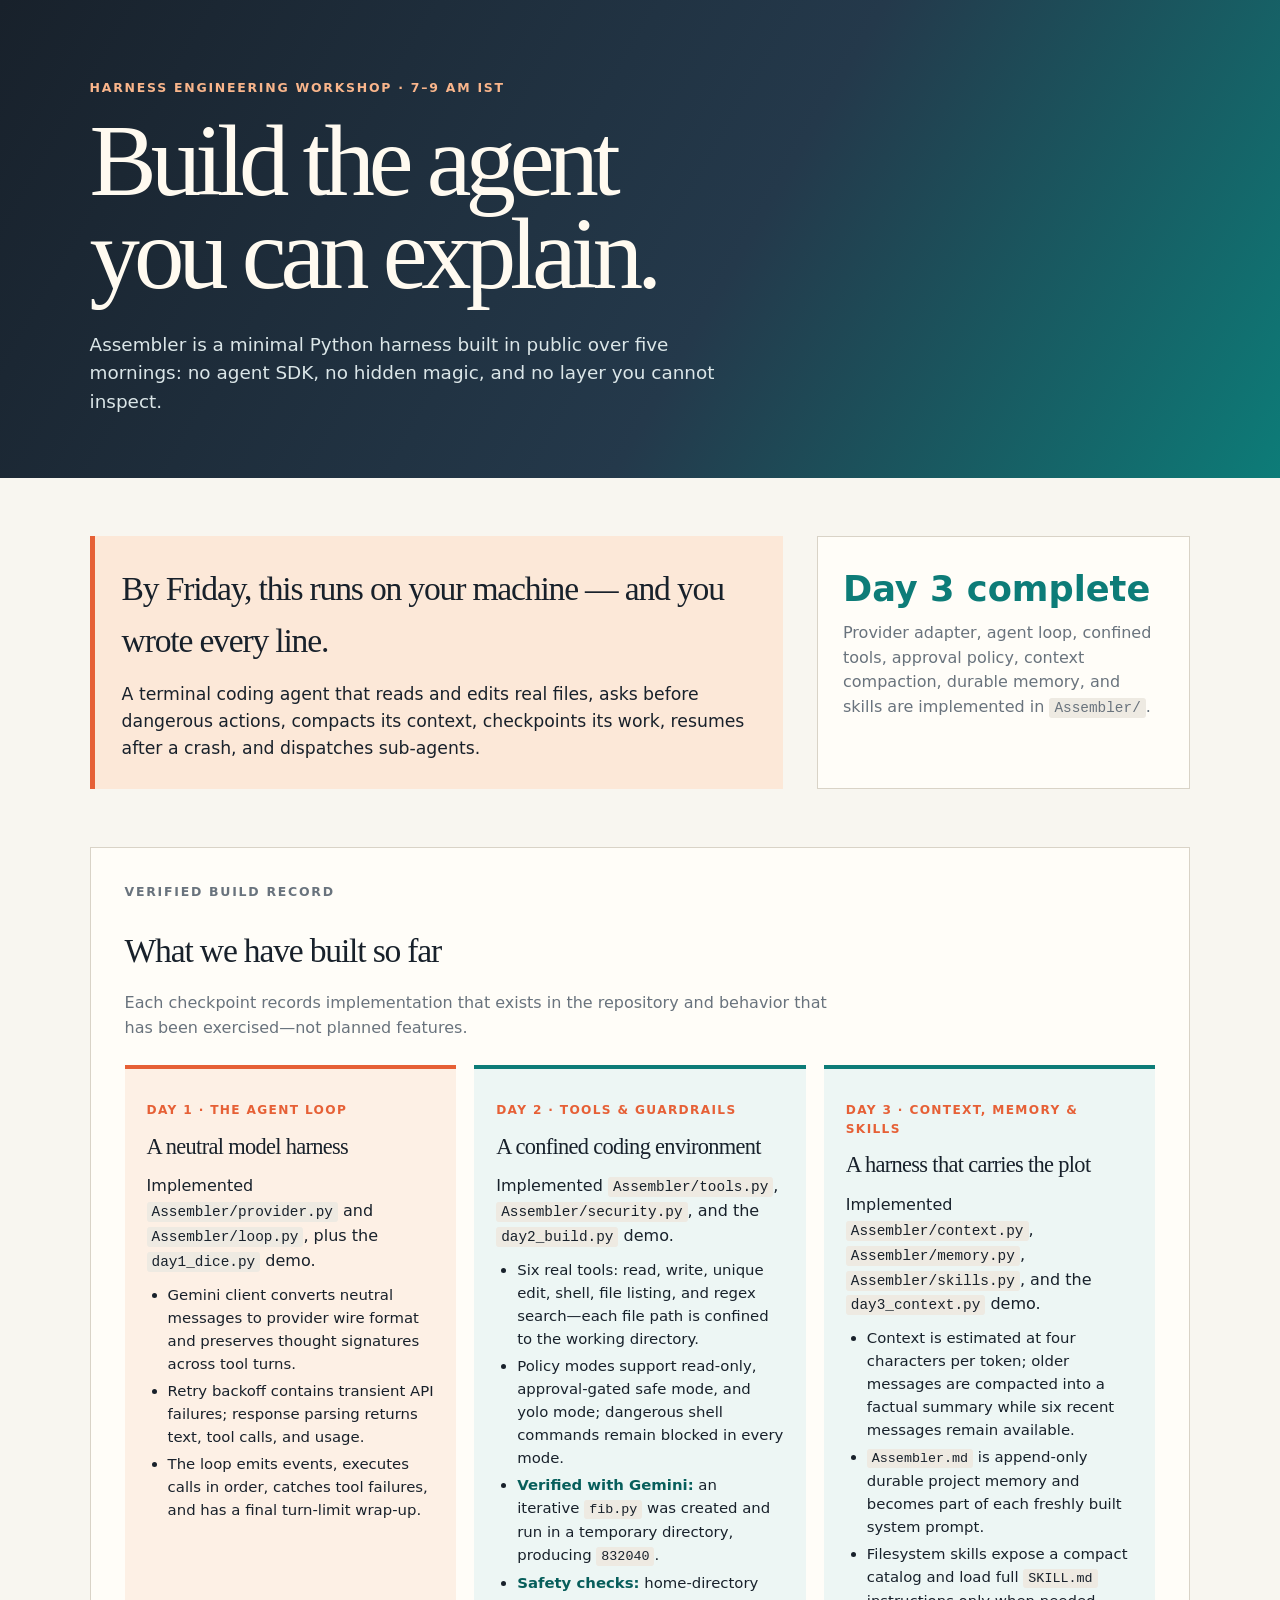
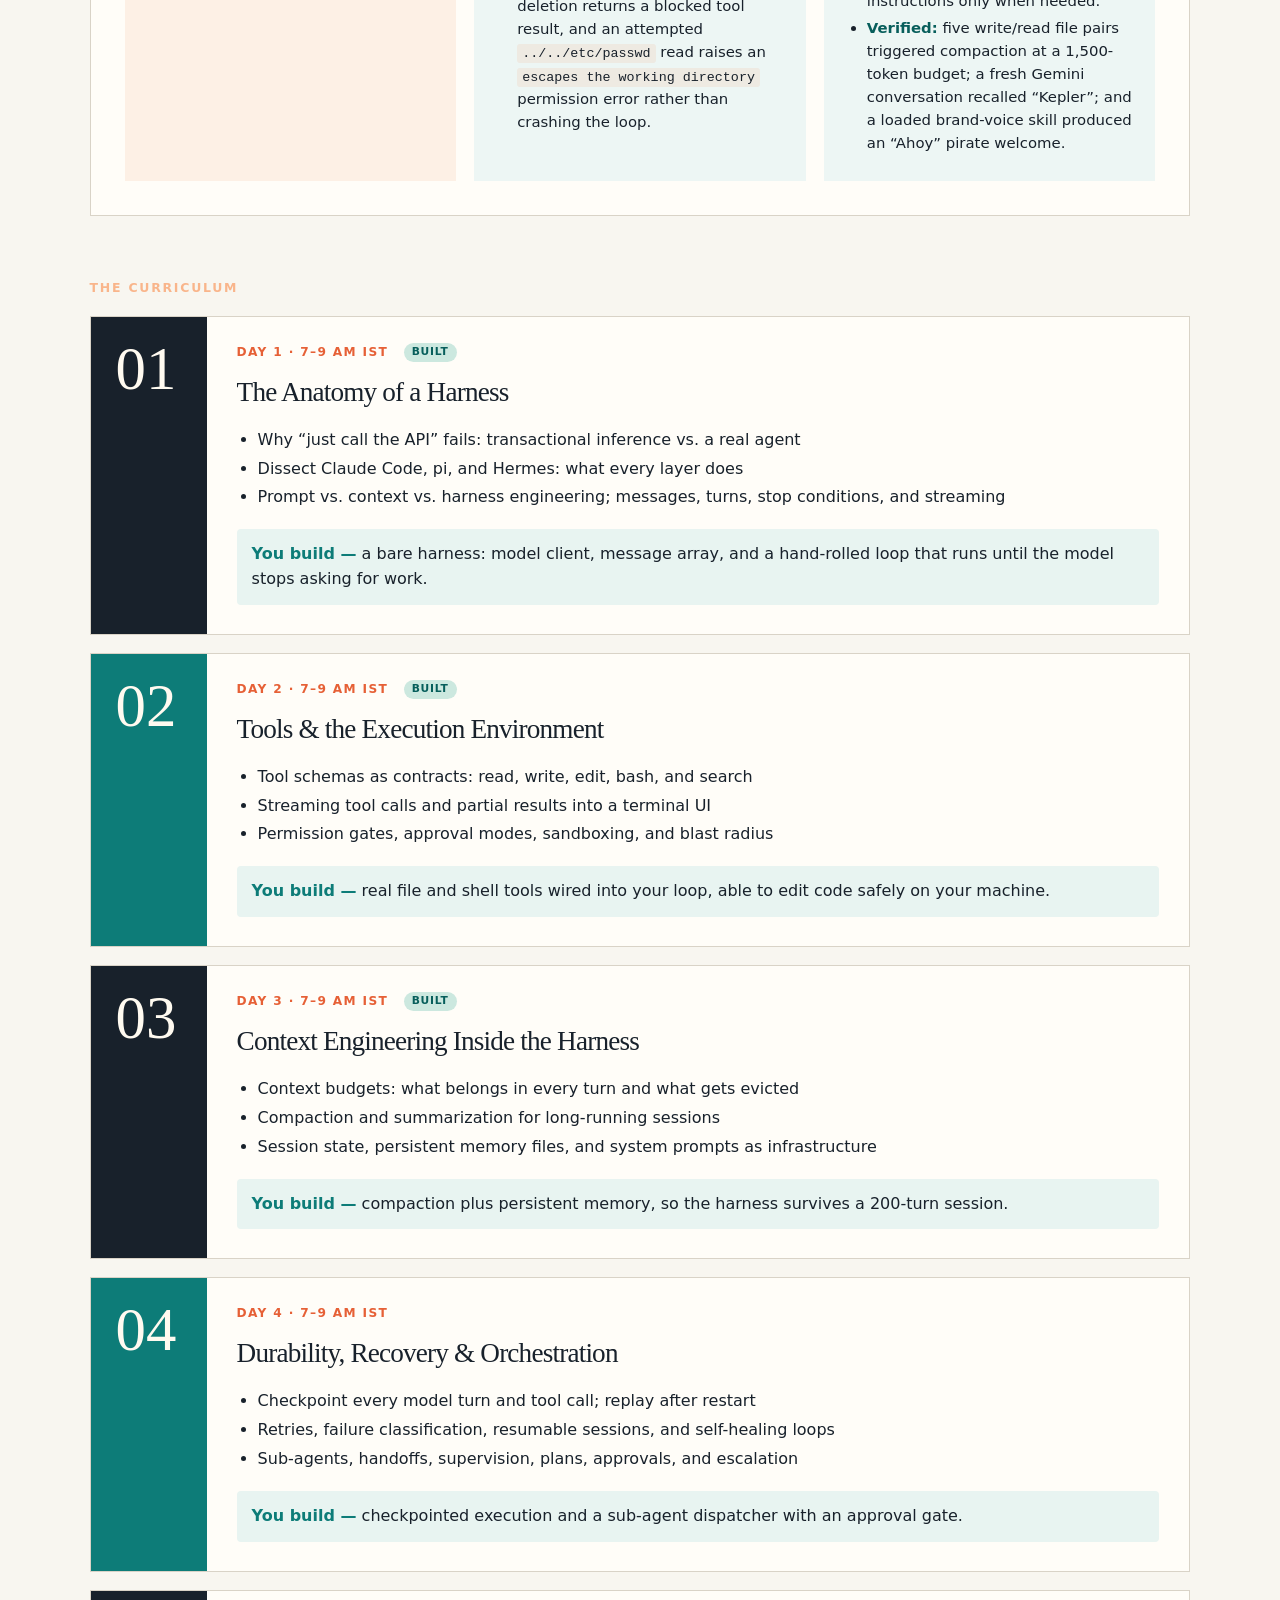
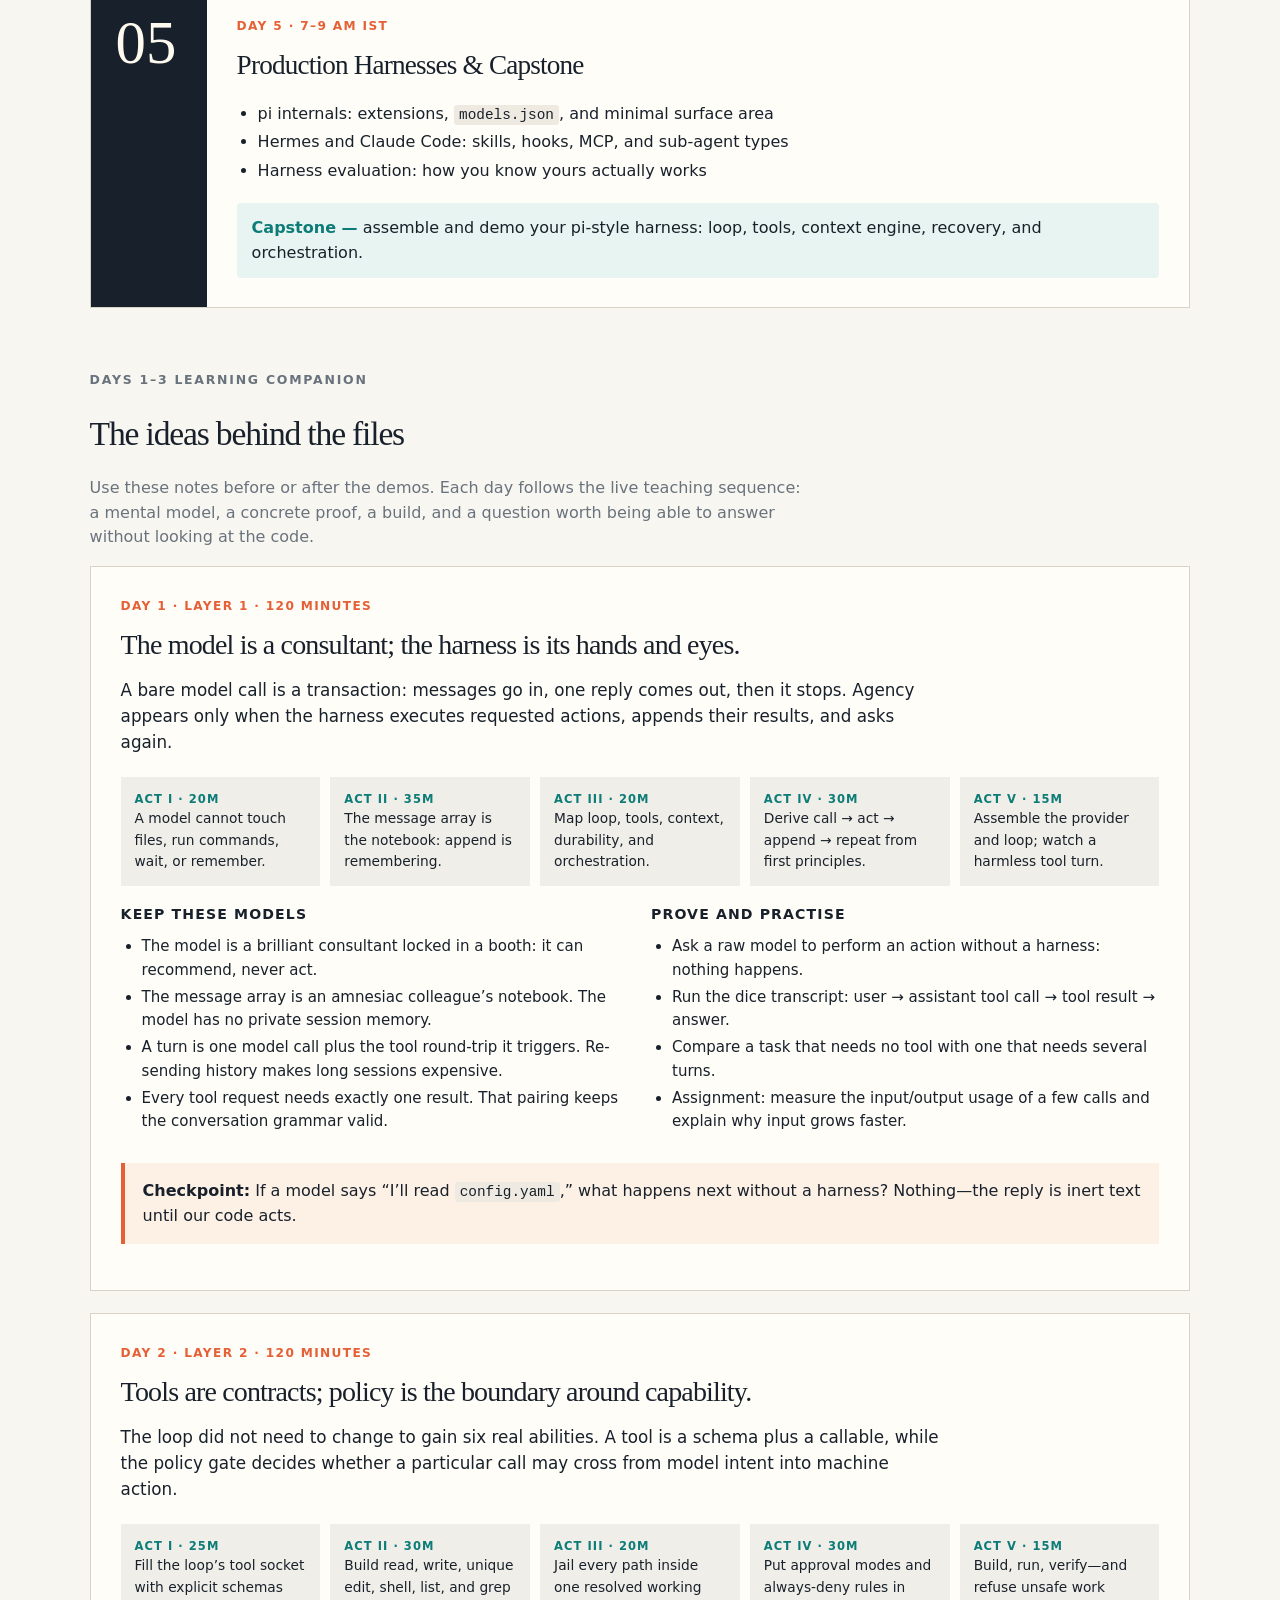
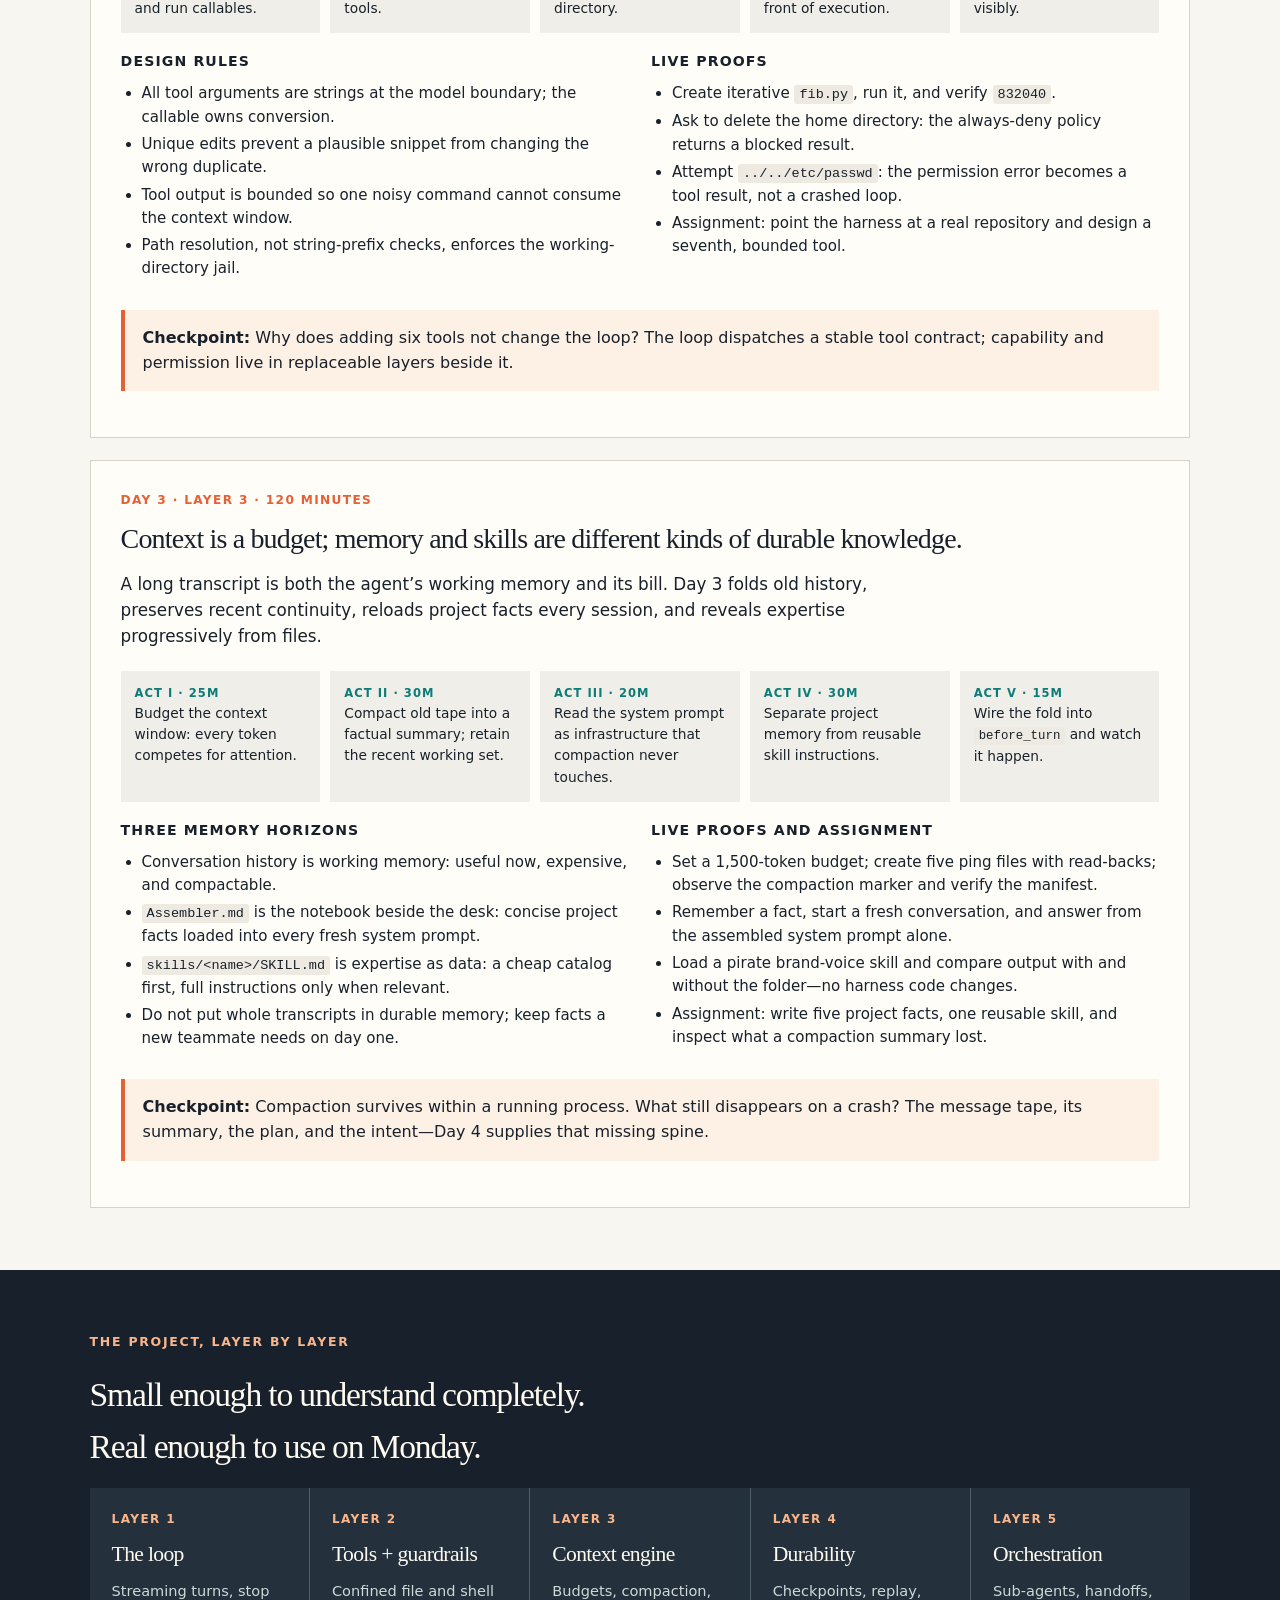
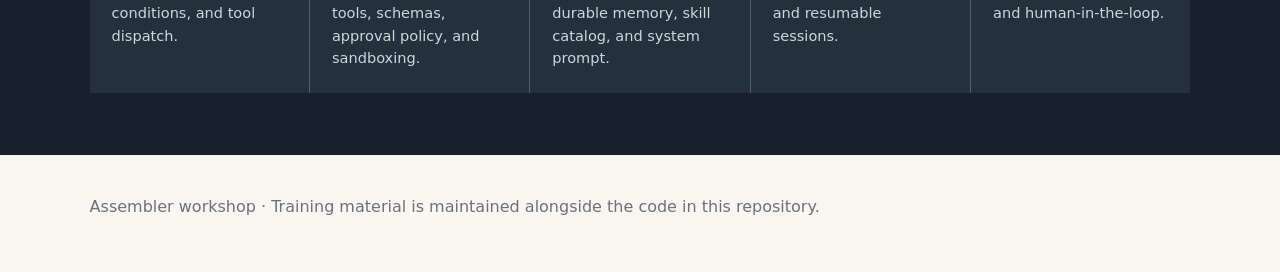
<file: training/index.html>
<!--
Day 1–5: Assembler workshop learning guide.
Concept: make the curriculum, build milestones, and final architecture visible in one place.
Design rules: remain dependency-free, work from a local file, and track only verified progress.
-->
<!doctype html>
<html lang="en">
<head>
  <meta charset="utf-8">
  <meta name="viewport" content="width=device-width, initial-scale=1">
  <title>Assembler — Harness Engineering Workshop</title>
  <style>
    :root { --ink:#18212b; --paper:#f8f6f0; --card:#fffdf8; --line:#d9d3c7; --accent:#e66036; --teal:#0d7c78; --muted:#69737d; }
    * { box-sizing:border-box; }
    body { margin:0; color:var(--ink); background:var(--paper); font:16px/1.55 Inter, ui-sans-serif, system-ui, sans-serif; }
    header { padding:78px max(7vw,28px) 62px; color:#fffaf0; background:linear-gradient(120deg,#18212b 0%,#24394b 57%,#0d7c78 100%); }
    .eyebrow { margin:0 0 18px; color:#f9b58b; font-size:.78rem; font-weight:800; letter-spacing:.14em; text-transform:uppercase; }
    h1 { max-width:850px; margin:0; font-family:Georgia, serif; font-size:clamp(2.8rem,8vw,6.3rem); font-weight:400; letter-spacing:-.06em; line-height:.92; }
    header p { max-width:650px; margin:30px 0 0; color:#dbe6e8; font-size:1.15rem; }
    main { width:min(1120px,86vw); margin:0 auto; }
    .intro { display:grid; grid-template-columns:1.3fr .7fr; gap:34px; margin:58px 0; }
    h2 { margin:0 0 14px; font-family:Georgia, serif; font-size:2.1rem; font-weight:400; letter-spacing:-.035em; }
    .promise { padding:27px; border-left:5px solid var(--accent); background:#fce8d8; }
    .promise p { margin:0; font-size:1.08rem; }
    .status { padding:25px; border:1px solid var(--line); background:var(--card); }
    .status strong { display:block; color:var(--teal); font-size:2.2rem; }
    .status p { margin:4px 0 0; color:var(--muted); }
    .checkpoint { margin:0 0 62px; padding:34px; border:1px solid var(--line); background:var(--card); }
    .checkpoint > p { max-width:710px; margin:0 0 24px; color:var(--muted); }
    .checkpoint-grid { display:grid; grid-template-columns:repeat(auto-fit,minmax(250px,1fr)); gap:18px; }
    .checkpoint-card { padding:22px; border-top:4px solid var(--teal); background:#edf6f4; }
    .checkpoint-card:first-child { border-top-color:var(--accent); background:#fdf0e5; }
    .checkpoint-card h3 { font-size:1.4rem; }
    .checkpoint-card p { margin:10px 0; }
    .checkpoint-card ul { margin:10px 0 0; font-size:.93rem; }
    .verified { color:#075e5b; font-weight:800; }
    .modules { display:grid; gap:18px; margin:0 0 62px; }
    .module { display:grid; grid-template-columns:116px 1fr; overflow:hidden; border:1px solid var(--line); background:var(--card); }
    .number { padding:25px; color:#fffaf0; background:var(--ink); font:3.8rem/.9 Georgia, serif; }
    .module:nth-child(even) .number { background:var(--teal); }
    .module-content { padding:26px 30px 29px; }
    .meta { margin:0 0 9px; color:var(--accent); font-size:.76rem; font-weight:800; letter-spacing:.11em; text-transform:uppercase; }
    h3 { margin:0; font-family:Georgia, serif; font-size:1.7rem; font-weight:400; letter-spacing:-.03em; }
    ul { margin:15px 0; padding-left:21px; }
    li { margin:4px 0; }
    .build { margin:19px 0 0; padding:13px 15px; border-radius:4px; background:#e8f4f1; }
    .build b { color:var(--teal); }
    .lesson-notes { margin:0 0 62px; }
    .lesson-notes > p { max-width:720px; color:var(--muted); }
    .lesson-grid { display:grid; gap:22px; }
    .lesson { padding:30px; border:1px solid var(--line); background:var(--card); }
    .lesson header { padding:0; color:var(--ink); background:none; }
    .lesson header p { margin:0 0 7px; color:var(--accent); font-size:.76rem; font-weight:800; letter-spacing:.11em; text-transform:uppercase; }
    .lesson h3 { font-size:1.75rem; }
    .lesson .lead { max-width:820px; margin:10px 0 22px; font-size:1.05rem; }
    .acts { display:grid; grid-template-columns:repeat(5,1fr); gap:10px; margin:18px 0; }
    .act { padding:14px; background:#f0eee8; font-size:.86rem; }
    .act b { display:block; color:var(--teal); font-size:.72rem; letter-spacing:.09em; text-transform:uppercase; }
    .lesson-details { display:grid; grid-template-columns:1fr 1fr; gap:22px; }
    .lesson-details h4 { margin:0; font-size:.88rem; letter-spacing:.08em; text-transform:uppercase; }
    .lesson-details p, .lesson-details ul { margin:9px 0; font-size:.94rem; }
    .callout { margin-top:20px; padding:16px 18px; border-left:4px solid var(--accent); background:#fdf0e5; }
    .complete { display:inline-block; margin-left:10px; padding:3px 8px; border-radius:99px; color:#075e5b; background:#cce8df; font:700 .67rem/1.2 ui-sans-serif, system-ui, sans-serif; letter-spacing:.07em; text-transform:uppercase; vertical-align:middle; }
    .architecture { margin:0 -7vw 0; padding:62px 7vw; color:#fffaf0; background:#18212b; }
    .architecture h2 { color:#fffaf0; }
    .layers { display:grid; grid-template-columns:repeat(5,1fr); gap:1px; background:#50606d; }
    .layer { min-height:205px; padding:22px; background:#24313d; }
    .layer b { display:block; color:#f9b58b; font-size:.75rem; letter-spacing:.12em; text-transform:uppercase; }
    .layer h3 { margin:10px 0 8px; font-size:1.35rem; }
    .layer p { margin:0; color:#ced8d8; font-size:.91rem; }
    footer { padding:40px 0 55px; color:var(--muted); }
    code { padding:2px 5px; border-radius:3px; background:#eeeae2; font-size:.9em; }
    @media (max-width:760px) { .intro, .checkpoint-grid, .lesson-details { grid-template-columns:1fr; } .acts { grid-template-columns:1fr 1fr; } .module { grid-template-columns:80px 1fr; } .number { padding:22px 14px; font-size:2.6rem; } .module-content { padding:22px; } .layers { grid-template-columns:1fr; } }
  </style>
</head>
<body>
  <header>
    <p class="eyebrow">Harness Engineering Workshop · 7–9 AM IST</p>
    <h1>Build the agent<br>you can explain.</h1>
    <p>Assembler is a minimal Python harness built in public over five mornings: no agent SDK, no hidden magic, and no layer you cannot inspect.</p>
  </header>
  <main>
    <section class="intro">
      <div class="promise">
        <h2>By Friday, this runs on your machine — and you wrote every line.</h2>
        <p>A terminal coding agent that reads and edits real files, asks before dangerous actions, compacts its context, checkpoints its work, resumes after a crash, and dispatches sub-agents.</p>
      </div>
      <aside class="status">
        <strong>Day 3 complete</strong>
        <p>Provider adapter, agent loop, confined tools, approval policy, context compaction, durable memory, and skills are implemented in <code>Assembler/</code>.</p>
      </aside>
    </section>

    <section class="checkpoint" aria-labelledby="checkpoint-title">
      <p class="eyebrow">Verified build record</p>
      <h2 id="checkpoint-title">What we have built so far</h2>
      <p>Each checkpoint records implementation that exists in the repository and behavior that has been exercised—not planned features.</p>
      <div class="checkpoint-grid">
        <article class="checkpoint-card">
          <p class="meta">Day 1 · the agent loop</p>
          <h3>A neutral model harness</h3>
          <p>Implemented <code>Assembler/provider.py</code> and <code>Assembler/loop.py</code>, plus the <code>day1_dice.py</code> demo.</p>
          <ul><li>Gemini client converts neutral messages to provider wire format and preserves thought signatures across tool turns.</li><li>Retry backoff contains transient API failures; response parsing returns text, tool calls, and usage.</li><li>The loop emits events, executes calls in order, catches tool failures, and has a final turn-limit wrap-up.</li></ul>
        </article>
        <article class="checkpoint-card">
          <p class="meta">Day 2 · tools &amp; guardrails</p>
          <h3>A confined coding environment</h3>
          <p>Implemented <code>Assembler/tools.py</code>, <code>Assembler/security.py</code>, and the <code>day2_build.py</code> demo.</p>
          <ul><li>Six real tools: read, write, unique edit, shell, file listing, and regex search—each file path is confined to the working directory.</li><li>Policy modes support read-only, approval-gated safe mode, and yolo mode; dangerous shell commands remain blocked in every mode.</li><li><span class="verified">Verified with Gemini:</span> an iterative <code>fib.py</code> was created and run in a temporary directory, producing <code>832040</code>.</li><li><span class="verified">Safety checks:</span> home-directory deletion returns a blocked tool result, and an attempted <code>../../etc/passwd</code> read raises an <code>escapes the working directory</code> permission error rather than crashing the loop.</li></ul>
        </article>
        <article class="checkpoint-card">
          <p class="meta">Day 3 · context, memory &amp; skills</p>
          <h3>A harness that carries the plot</h3>
          <p>Implemented <code>Assembler/context.py</code>, <code>Assembler/memory.py</code>, <code>Assembler/skills.py</code>, and the <code>day3_context.py</code> demo.</p>
          <ul><li>Context is estimated at four characters per token; older messages are compacted into a factual summary while six recent messages remain available.</li><li><code>Assembler.md</code> is append-only durable project memory and becomes part of each freshly built system prompt.</li><li>Filesystem skills expose a compact catalog and load full <code>SKILL.md</code> instructions only when needed.</li><li><span class="verified">Verified:</span> five write/read file pairs triggered compaction at a 1,500-token budget; a fresh Gemini conversation recalled “Kepler”; and a loaded brand-voice skill produced an “Ahoy” pirate welcome.</li></ul>
        </article>
      </div>
    </section>

    <section aria-labelledby="curriculum">
      <p class="eyebrow" id="curriculum">The curriculum</p>
      <div class="modules">
        <article class="module">
          <div class="number">01</div><div class="module-content">
            <p class="meta">Day 1 · 7–9 AM IST <span class="complete">Built</span></p><h3>The Anatomy of a Harness</h3>
            <ul><li>Why “just call the API” fails: transactional inference vs. a real agent</li><li>Dissect Claude Code, pi, and Hermes: what every layer does</li><li>Prompt vs. context vs. harness engineering; messages, turns, stop conditions, and streaming</li></ul>
            <p class="build"><b>You build —</b> a bare harness: model client, message array, and a hand-rolled loop that runs until the model stops asking for work.</p>
          </div>
        </article>
        <article class="module">
          <div class="number">02</div><div class="module-content">
            <p class="meta">Day 2 · 7–9 AM IST <span class="complete">Built</span></p><h3>Tools &amp; the Execution Environment</h3>
            <ul><li>Tool schemas as contracts: read, write, edit, bash, and search</li><li>Streaming tool calls and partial results into a terminal UI</li><li>Permission gates, approval modes, sandboxing, and blast radius</li></ul>
            <p class="build"><b>You build —</b> real file and shell tools wired into your loop, able to edit code safely on your machine.</p>
          </div>
        </article>
        <article class="module">
          <div class="number">03</div><div class="module-content">
            <p class="meta">Day 3 · 7–9 AM IST <span class="complete">Built</span></p><h3>Context Engineering Inside the Harness</h3>
            <ul><li>Context budgets: what belongs in every turn and what gets evicted</li><li>Compaction and summarization for long-running sessions</li><li>Session state, persistent memory files, and system prompts as infrastructure</li></ul>
            <p class="build"><b>You build —</b> compaction plus persistent memory, so the harness survives a 200-turn session.</p>
          </div>
        </article>
        <article class="module">
          <div class="number">04</div><div class="module-content">
            <p class="meta">Day 4 · 7–9 AM IST</p><h3>Durability, Recovery &amp; Orchestration</h3>
            <ul><li>Checkpoint every model turn and tool call; replay after restart</li><li>Retries, failure classification, resumable sessions, and self-healing loops</li><li>Sub-agents, handoffs, supervision, plans, approvals, and escalation</li></ul>
            <p class="build"><b>You build —</b> checkpointed execution and a sub-agent dispatcher with an approval gate.</p>
          </div>
        </article>
        <article class="module">
          <div class="number">05</div><div class="module-content">
            <p class="meta">Day 5 · 7–9 AM IST</p><h3>Production Harnesses &amp; Capstone</h3>
            <ul><li>pi internals: extensions, <code>models.json</code>, and minimal surface area</li><li>Hermes and Claude Code: skills, hooks, MCP, and sub-agent types</li><li>Harness evaluation: how you know yours actually works</li></ul>
            <p class="build"><b>Capstone —</b> assemble and demo your pi-style harness: loop, tools, context engine, recovery, and orchestration.</p>
          </div>
        </article>
      </div>
    </section>
    <section class="lesson-notes" aria-labelledby="lesson-notes-title">
      <p class="eyebrow">Days 1–3 learning companion</p>
      <h2 id="lesson-notes-title">The ideas behind the files</h2>
      <p>Use these notes before or after the demos. Each day follows the live teaching sequence: a mental model, a concrete proof, a build, and a question worth being able to answer without looking at the code.</p>
      <div class="lesson-grid">
        <article class="lesson">
          <header><p>Day 1 · Layer 1 · 120 minutes</p><h3>The model is a consultant; the harness is its hands and eyes.</h3></header>
          <p class="lead">A bare model call is a transaction: messages go in, one reply comes out, then it stops. Agency appears only when the harness executes requested actions, appends their results, and asks again.</p>
          <div class="acts"><div class="act"><b>Act I · 20m</b>A model cannot touch files, run commands, wait, or remember.</div><div class="act"><b>Act II · 35m</b>The message array is the notebook: append is remembering.</div><div class="act"><b>Act III · 20m</b>Map loop, tools, context, durability, and orchestration.</div><div class="act"><b>Act IV · 30m</b>Derive call → act → append → repeat from first principles.</div><div class="act"><b>Act V · 15m</b>Assemble the provider and loop; watch a harmless tool turn.</div></div>
          <div class="lesson-details"><div><h4>Keep these models</h4><ul><li>The model is a brilliant consultant locked in a booth: it can recommend, never act.</li><li>The message array is an amnesiac colleague’s notebook. The model has no private session memory.</li><li>A turn is one model call plus the tool round-trip it triggers. Re-sending history makes long sessions expensive.</li><li>Every tool request needs exactly one result. That pairing keeps the conversation grammar valid.</li></ul></div><div><h4>Prove and practise</h4><ul><li>Ask a raw model to perform an action without a harness: nothing happens.</li><li>Run the dice transcript: user → assistant tool call → tool result → answer.</li><li>Compare a task that needs no tool with one that needs several turns.</li><li>Assignment: measure the input/output usage of a few calls and explain why input grows faster.</li></ul></div></div>
          <p class="callout"><b>Checkpoint:</b> If a model says “I’ll read <code>config.yaml</code>,” what happens next without a harness? Nothing—the reply is inert text until our code acts.</p>
        </article>
        <article class="lesson">
          <header><p>Day 2 · Layer 2 · 120 minutes</p><h3>Tools are contracts; policy is the boundary around capability.</h3></header>
          <p class="lead">The loop did not need to change to gain six real abilities. A tool is a schema plus a callable, while the policy gate decides whether a particular call may cross from model intent into machine action.</p>
          <div class="acts"><div class="act"><b>Act I · 25m</b>Fill the loop’s tool socket with explicit schemas and run callables.</div><div class="act"><b>Act II · 30m</b>Build read, write, unique edit, shell, list, and grep tools.</div><div class="act"><b>Act III · 20m</b>Jail every path inside one resolved working directory.</div><div class="act"><b>Act IV · 30m</b>Put approval modes and always-deny rules in front of execution.</div><div class="act"><b>Act V · 15m</b>Build, run, verify—and refuse unsafe work visibly.</div></div>
          <div class="lesson-details"><div><h4>Design rules</h4><ul><li>All tool arguments are strings at the model boundary; the callable owns conversion.</li><li>Unique edits prevent a plausible snippet from changing the wrong duplicate.</li><li>Tool output is bounded so one noisy command cannot consume the context window.</li><li>Path resolution, not string-prefix checks, enforces the working-directory jail.</li></ul></div><div><h4>Live proofs</h4><ul><li>Create iterative <code>fib.py</code>, run it, and verify <code>832040</code>.</li><li>Ask to delete the home directory: the always-deny policy returns a blocked result.</li><li>Attempt <code>../../etc/passwd</code>: the permission error becomes a tool result, not a crashed loop.</li><li>Assignment: point the harness at a real repository and design a seventh, bounded tool.</li></ul></div></div>
          <p class="callout"><b>Checkpoint:</b> Why does adding six tools not change the loop? The loop dispatches a stable tool contract; capability and permission live in replaceable layers beside it.</p>
        </article>
        <article class="lesson">
          <header><p>Day 3 · Layer 3 · 120 minutes</p><h3>Context is a budget; memory and skills are different kinds of durable knowledge.</h3></header>
          <p class="lead">A long transcript is both the agent’s working memory and its bill. Day 3 folds old history, preserves recent continuity, reloads project facts every session, and reveals expertise progressively from files.</p>
          <div class="acts"><div class="act"><b>Act I · 25m</b>Budget the context window: every token competes for attention.</div><div class="act"><b>Act II · 30m</b>Compact old tape into a factual summary; retain the recent working set.</div><div class="act"><b>Act III · 20m</b>Read the system prompt as infrastructure that compaction never touches.</div><div class="act"><b>Act IV · 30m</b>Separate project memory from reusable skill instructions.</div><div class="act"><b>Act V · 15m</b>Wire the fold into <code>before_turn</code> and watch it happen.</div></div>
          <div class="lesson-details"><div><h4>Three memory horizons</h4><ul><li>Conversation history is working memory: useful now, expensive, and compactable.</li><li><code>Assembler.md</code> is the notebook beside the desk: concise project facts loaded into every fresh system prompt.</li><li><code>skills/&lt;name&gt;/SKILL.md</code> is expertise as data: a cheap catalog first, full instructions only when relevant.</li><li>Do not put whole transcripts in durable memory; keep facts a new teammate needs on day one.</li></ul></div><div><h4>Live proofs and assignment</h4><ul><li>Set a 1,500-token budget; create five ping files with read-backs; observe the compaction marker and verify the manifest.</li><li>Remember a fact, start a fresh conversation, and answer from the assembled system prompt alone.</li><li>Load a pirate brand-voice skill and compare output with and without the folder—no harness code changes.</li><li>Assignment: write five project facts, one reusable skill, and inspect what a compaction summary lost.</li></ul></div></div>
          <p class="callout"><b>Checkpoint:</b> Compaction survives within a running process. What still disappears on a crash? The message tape, its summary, the plan, and the intent—Day 4 supplies that missing spine.</p>
        </article>
      </div>
    </section>
    <section class="architecture" aria-labelledby="architecture">
      <p class="eyebrow">The project, layer by layer</p><h2 id="architecture">Small enough to understand completely.<br>Real enough to use on Monday.</h2>
      <div class="layers">
        <article class="layer"><b>Layer 1</b><h3>The loop</h3><p>Streaming turns, stop conditions, and tool dispatch.</p></article>
        <article class="layer"><b>Layer 2</b><h3>Tools + guardrails</h3><p>Confined file and shell tools, schemas, approval policy, and sandboxing.</p></article>
        <article class="layer"><b>Layer 3</b><h3>Context engine</h3><p>Budgets, compaction, durable memory, skill catalog, and system prompt.</p></article>
        <article class="layer"><b>Layer 4</b><h3>Durability</h3><p>Checkpoints, replay, and resumable sessions.</p></article>
        <article class="layer"><b>Layer 5</b><h3>Orchestration</h3><p>Sub-agents, handoffs, and human-in-the-loop.</p></article>
      </div>
    </section>
    <footer>Assembler workshop · Training material is maintained alongside the code in this repository.</footer>
  </main>
</body>
</html>
</file>
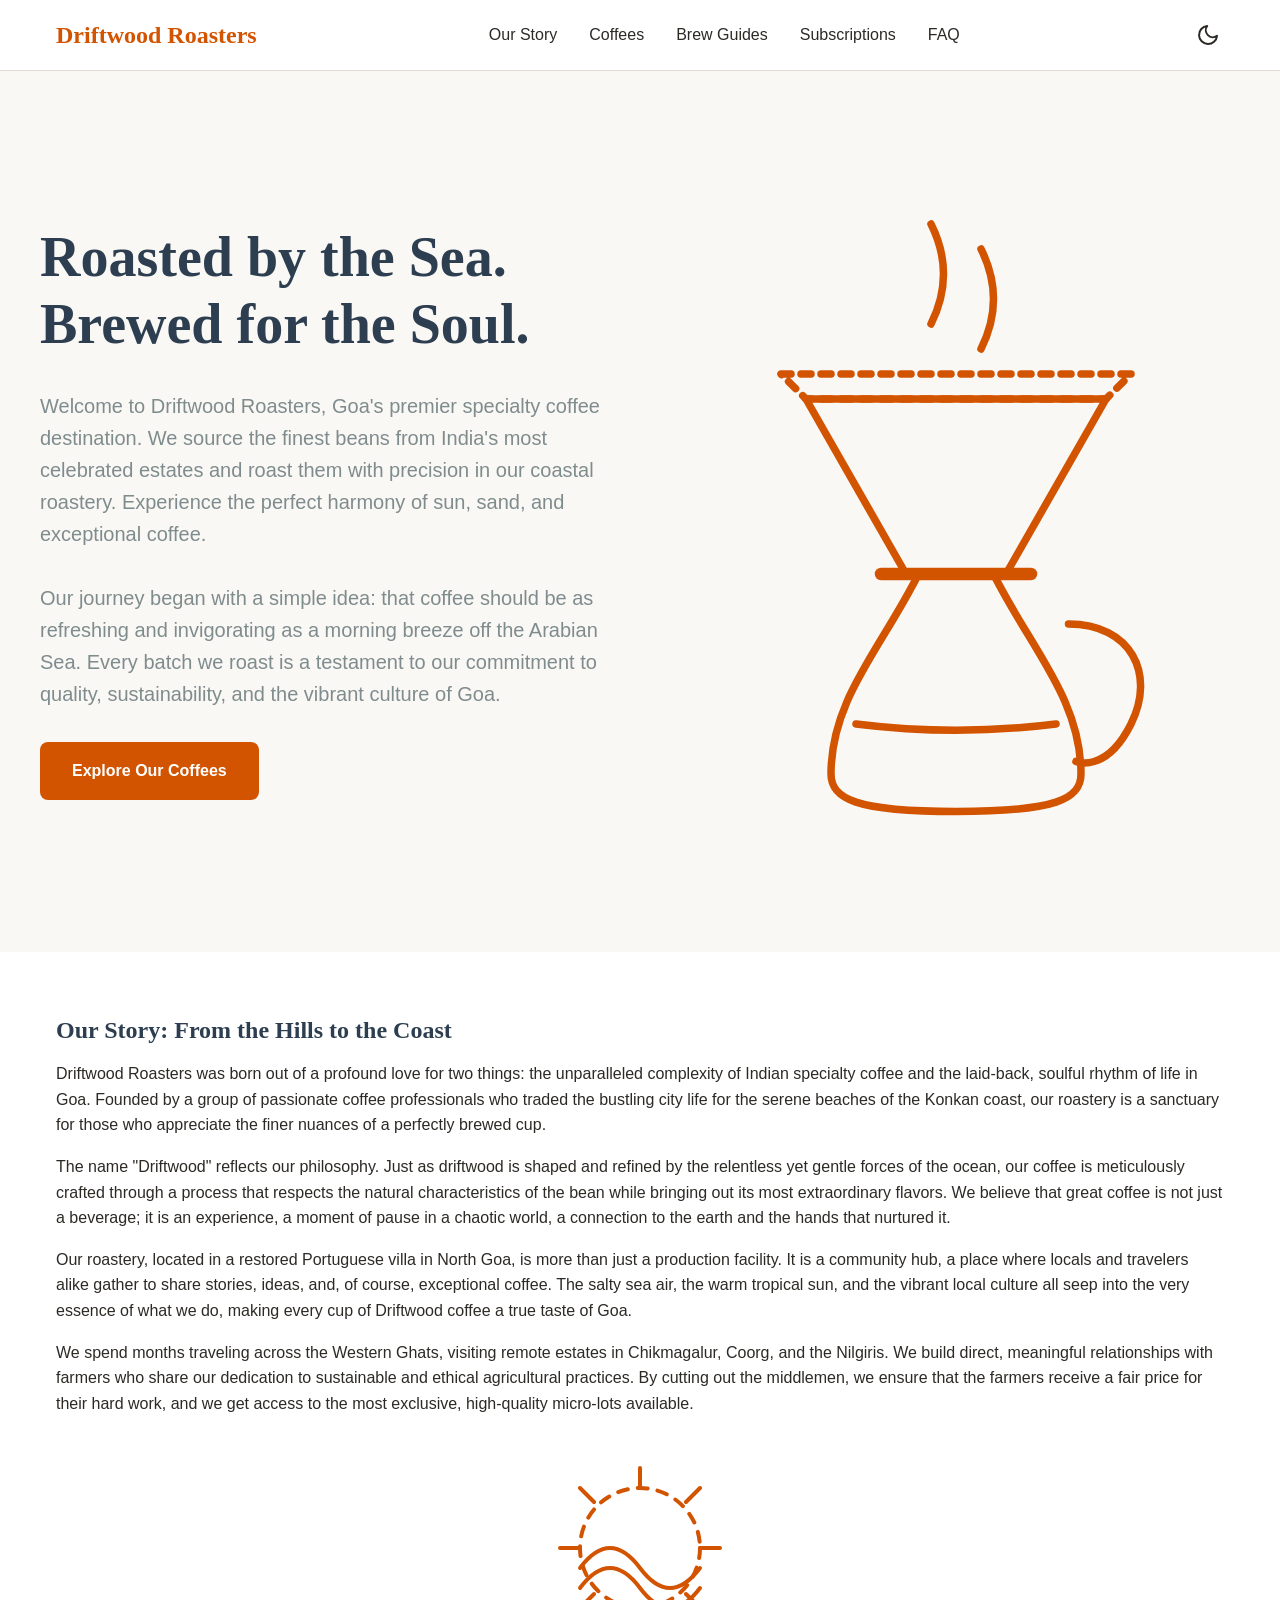
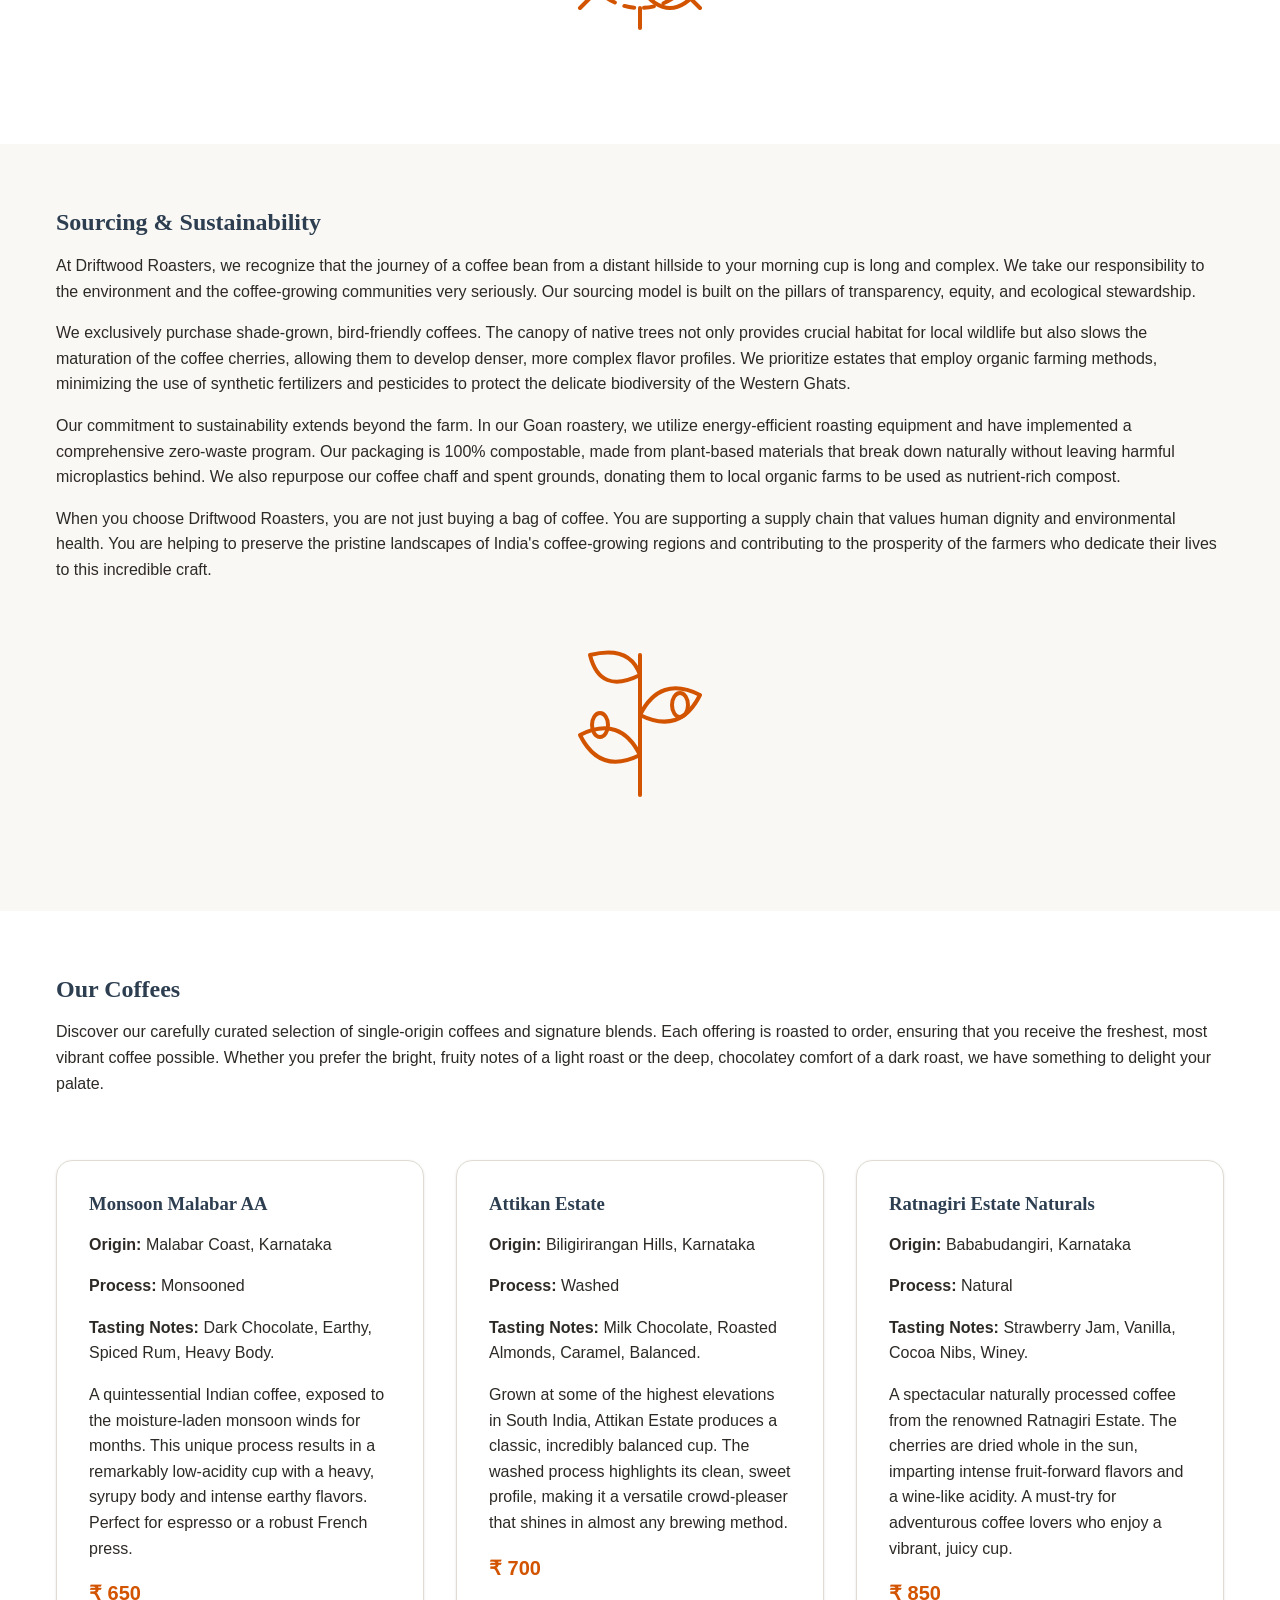
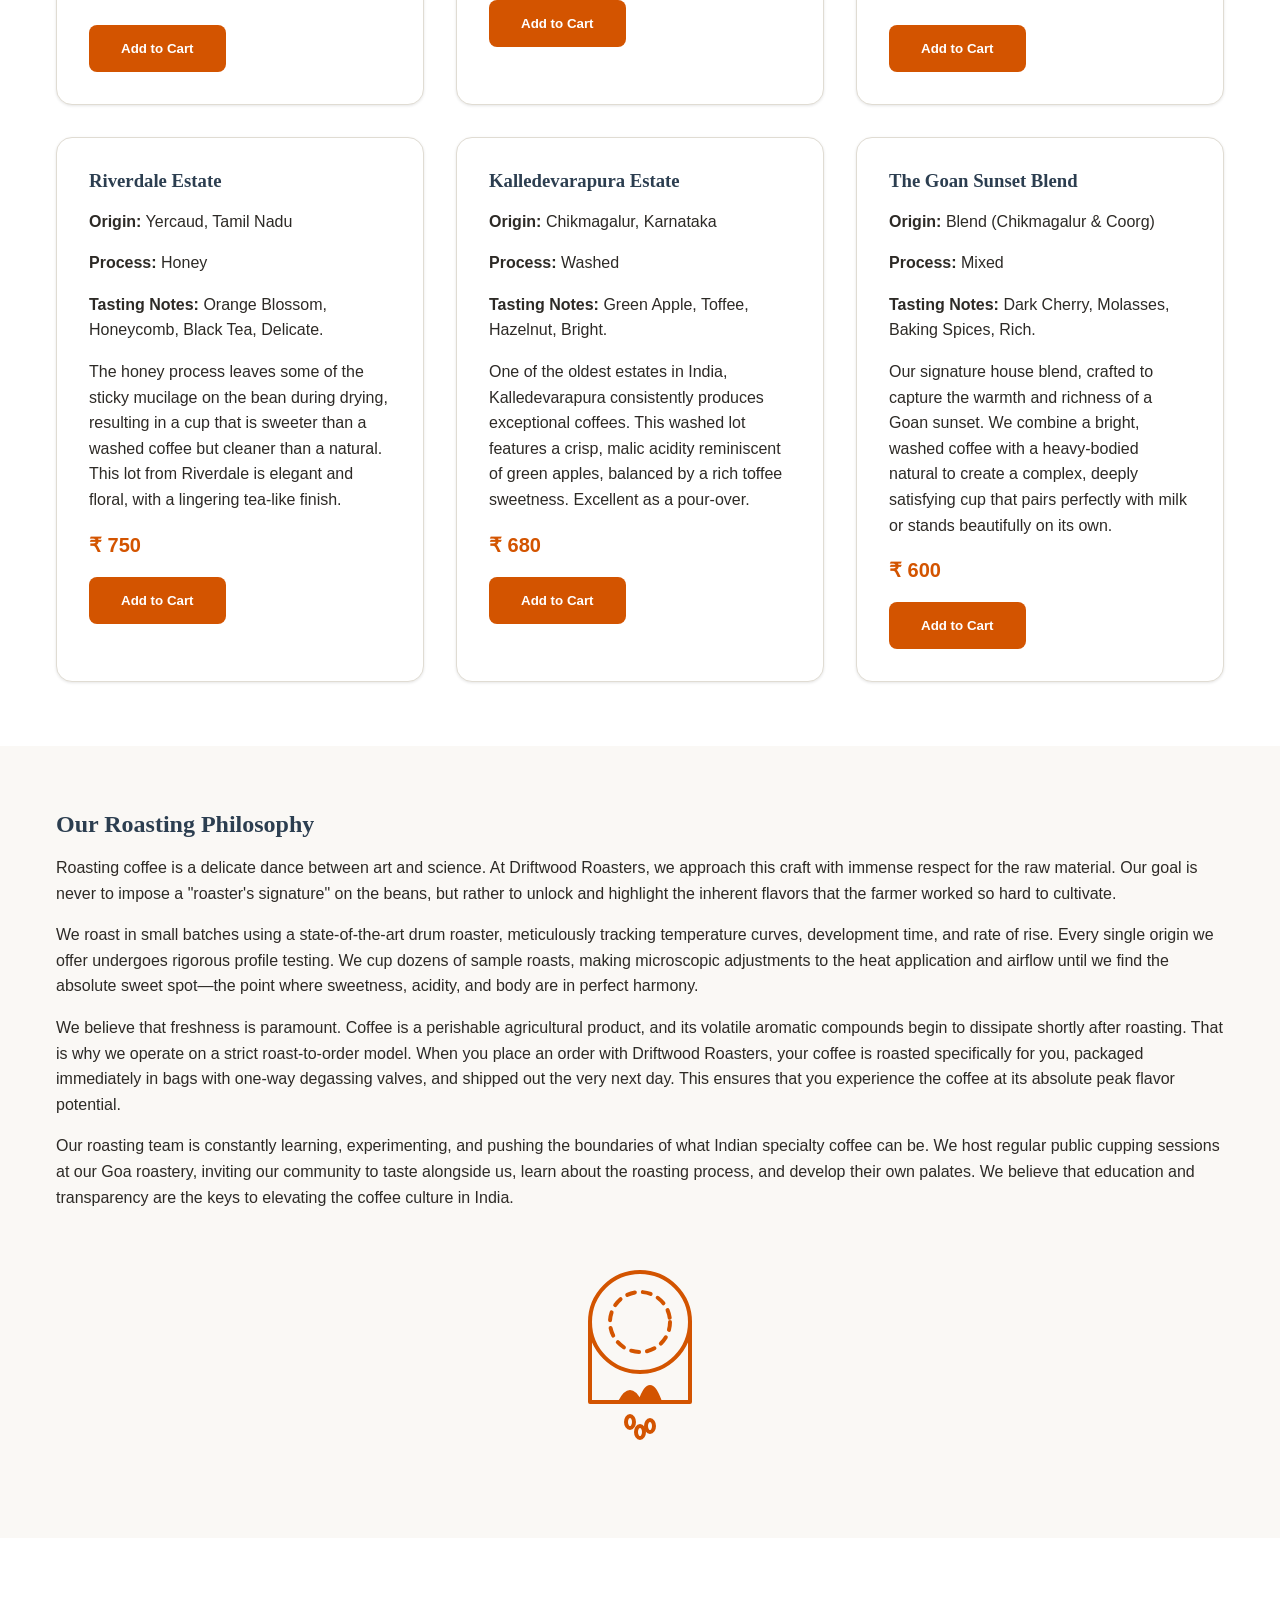
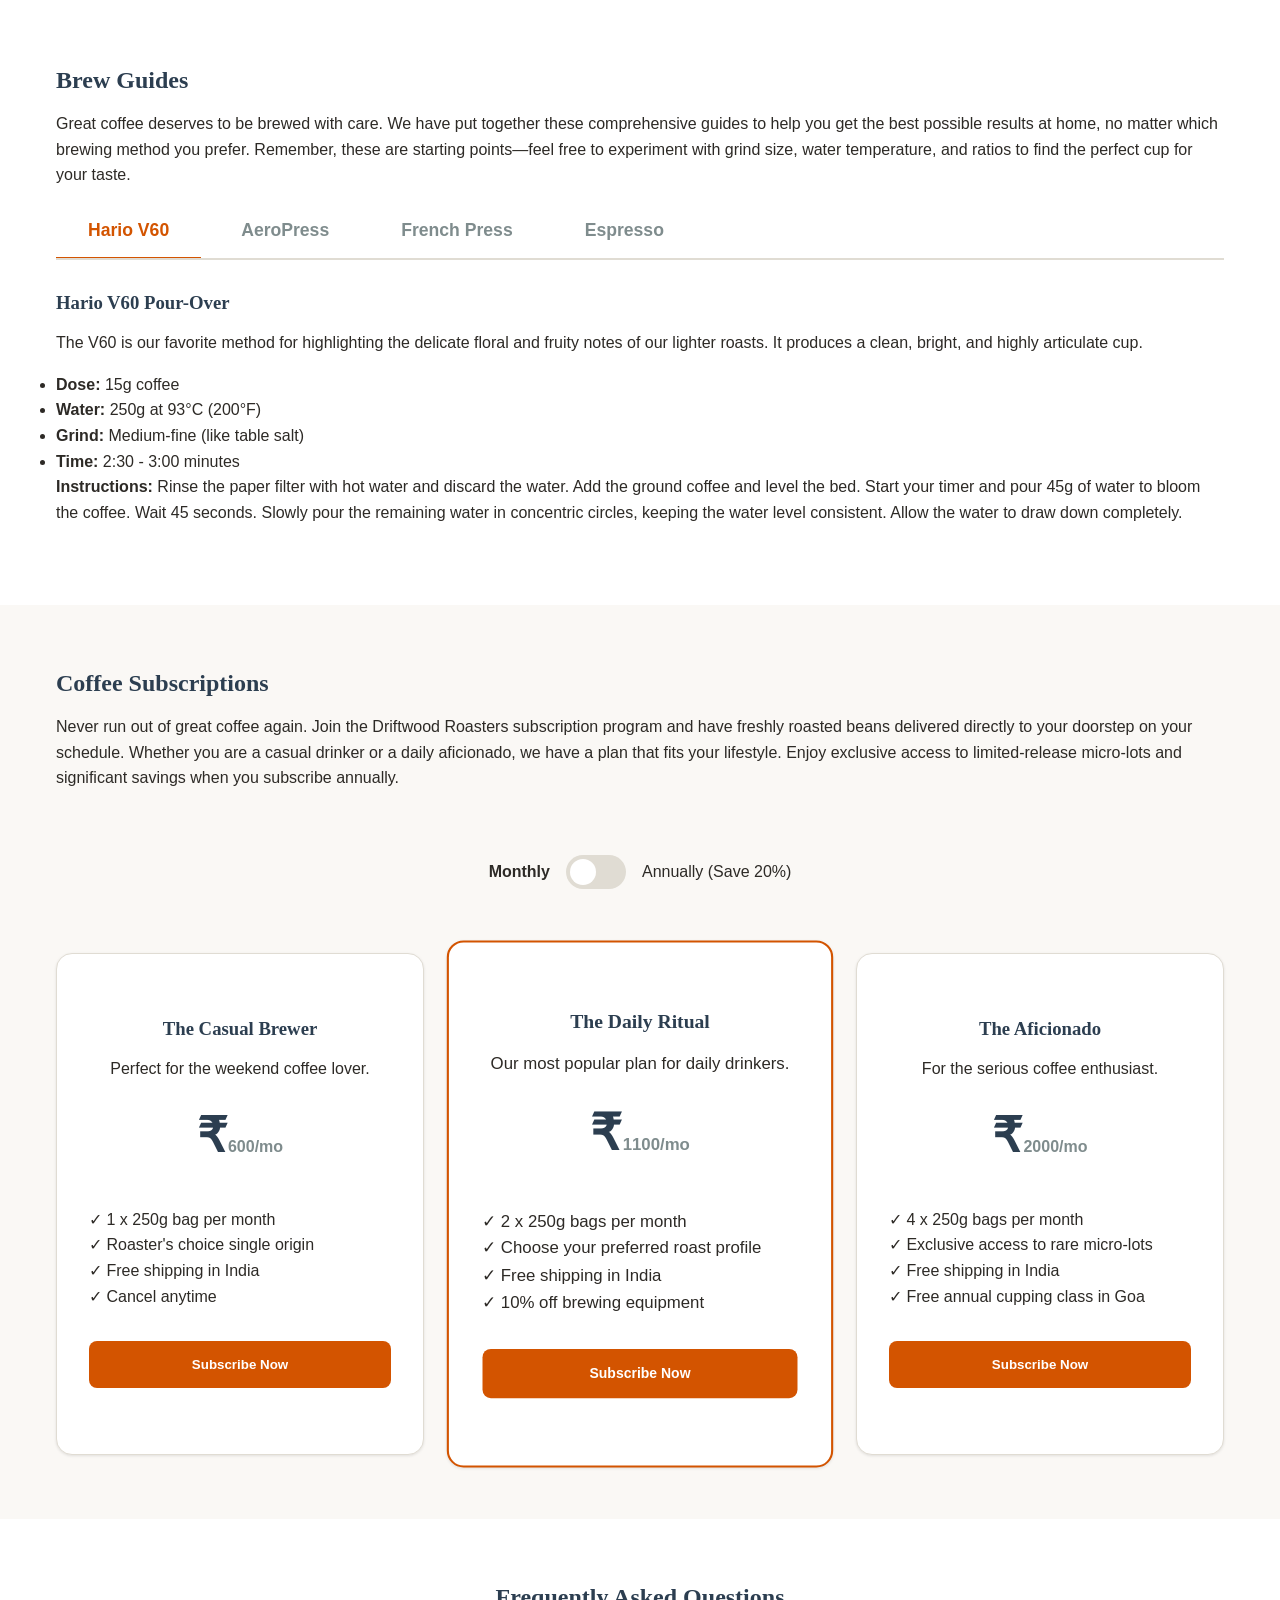
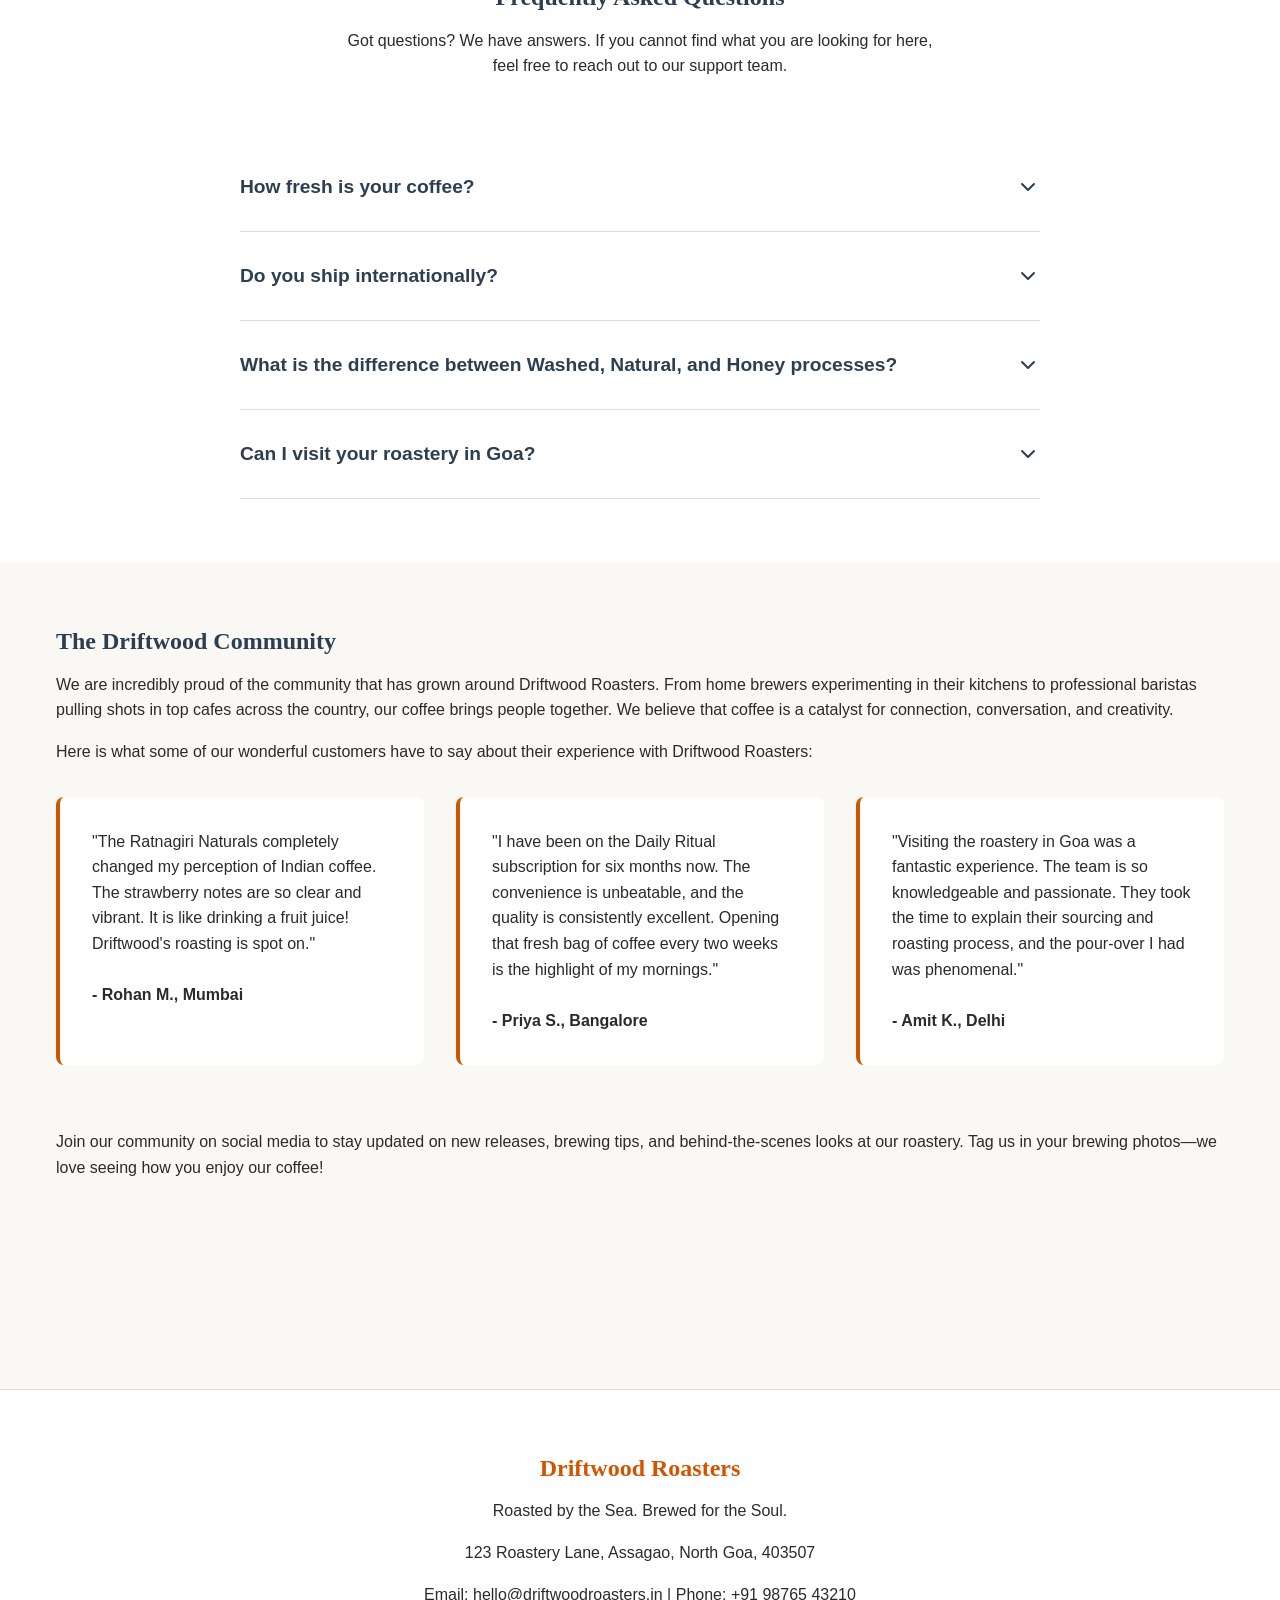
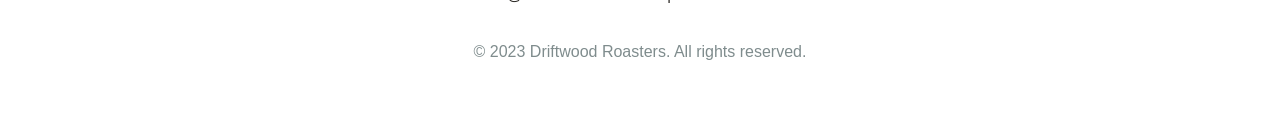
<file: capstone-runs/artisan-coffee/index.html>
<!DOCTYPE html>
<html lang="en">
<head>
    <meta charset="UTF-8">
    <meta name="viewport" content="width=device-width, initial-scale=1.0">
    <title>Driftwood Roasters | Specialty Coffee in Goa</title>
    <style>
        :root {
            --color-bg: #faf8f5;
            --color-text: #2d2a26;
            --color-primary: #d35400;
            --color-secondary: #2c3e50;
            --color-accent: #e67e22;
            --color-surface: #ffffff;
            --color-border: #e0dcd3;
            --color-muted: #7f8c8d;
            
            --font-sans: 'Helvetica Neue', -apple-system, BlinkMacSystemFont, 'Segoe UI', Roboto, Arial, sans-serif;
            --font-serif: 'Georgia', 'Times New Roman', serif;
            
            --spacing-xs: 0.25rem;
            --spacing-sm: 0.5rem;
            --spacing-md: 1rem;
            --spacing-lg: 2rem;
            --spacing-xl: 4rem;
            --spacing-xxl: 8rem;
            
            --radius-sm: 4px;
            --radius-md: 8px;
            --radius-lg: 16px;
            
            --shadow-sm: 0 1px 3px rgba(0,0,0,0.1);
            --shadow-md: 0 4px 6px rgba(0,0,0,0.1);
            --shadow-lg: 0 10px 15px rgba(0,0,0,0.1);
            
            --transition-fast: 0.2s ease;
            --transition-normal: 0.3s ease;
        }

        [data-theme="dark"] {
            --color-bg: #1a1a1a;
            --color-text: #f5f5f5;
            --color-primary: #e67e22;
            --color-secondary: #ecf0f1;
            --color-accent: #d35400;
            --color-surface: #2a2a2a;
            --color-border: #404040;
            --color-muted: #a0a0a0;
        }

        * {
            box-sizing: border-box;
            margin: 0;
            padding: 0;
        }

        body {
            font-family: var(--font-sans);
            background-color: var(--color-bg);
            color: var(--color-text);
            line-height: 1.6;
            transition: background-color var(--transition-normal), color var(--transition-normal);
        }

        h1, h2, h3, h4, h5, h6 {
            font-family: var(--font-serif);
            font-weight: 700;
            line-height: 1.2;
            margin-bottom: var(--spacing-md);
            color: var(--color-secondary);
        }

        p {
            margin-bottom: var(--spacing-md);
        }

        a {
            color: var(--color-primary);
            text-decoration: none;
            transition: color var(--transition-fast);
        }

        a:hover, a:focus {
            color: var(--color-accent);
            text-decoration: underline;
        }

        /* Focus states */
        :focus-visible {
            outline: 3px solid var(--color-primary);
            outline-offset: 2px;
        }

        /* Layout */
        .container {
            width: 100%;
            max-width: 1200px;
            margin: 0 auto;
            padding: 0 var(--spacing-md);
        }

        section {
            padding: var(--spacing-xl) 0;
        }

        /* Sticky Nav */
        .site-header {
            position: sticky;
            top: 0;
            z-index: 1000;
            background-color: var(--color-surface);
            border-bottom: 1px solid var(--color-border);
            padding: var(--spacing-md) 0;
            transition: background-color var(--transition-normal);
        }

        .nav-container {
            display: flex;
            justify-content: space-between;
            align-items: center;
        }

        .logo {
            font-family: var(--font-serif);
            font-size: 1.5rem;
            font-weight: 700;
            color: var(--color-primary);
            text-decoration: none;
        }
        
        .logo:hover {
            text-decoration: none;
        }

        .nav-links {
            display: flex;
            gap: var(--spacing-lg);
            align-items: center;
        }

        .nav-links a {
            color: var(--color-text);
            font-weight: 500;
        }

        .theme-toggle {
            background: none;
            border: none;
            cursor: pointer;
            color: var(--color-text);
            font-size: 1.2rem;
            display: flex;
            align-items: center;
            justify-content: center;
            padding: var(--spacing-xs);
            border-radius: 50%;
        }

        /* Hero Section */
        .hero {
            display: grid;
            grid-template-columns: 1fr 1fr;
            gap: var(--spacing-xl);
            align-items: center;
            min-height: 80vh;
            padding: var(--spacing-xxl) 0;
        }

        .hero-content h1 {
            font-size: 3.5rem;
            margin-bottom: var(--spacing-lg);
        }

        .hero-content p {
            font-size: 1.25rem;
            color: var(--color-muted);
            margin-bottom: var(--spacing-lg);
        }

        .btn {
            display: inline-block;
            padding: var(--spacing-md) var(--spacing-lg);
            background-color: var(--color-primary);
            color: #fff;
            border-radius: var(--radius-md);
            font-weight: 600;
            border: none;
            cursor: pointer;
            transition: background-color var(--transition-fast), transform var(--transition-fast);
        }

        .btn:hover {
            background-color: var(--color-accent);
            color: #fff;
            text-decoration: none;
            transform: translateY(-2px);
        }

        .hero-image {
            display: flex;
            justify-content: center;
            align-items: center;
        }

        .hero-image svg {
            width: 100%;
            max-width: 500px;
            height: auto;
        }

        /* Origin Cards */
        .origins-grid {
            display: grid;
            grid-template-columns: repeat(auto-fit, minmax(300px, 1fr));
            gap: var(--spacing-lg);
            margin-top: var(--spacing-xl);
        }

        .card {
            background-color: var(--color-surface);
            border: 1px solid var(--color-border);
            border-radius: var(--radius-lg);
            padding: var(--spacing-lg);
            box-shadow: var(--shadow-sm);
            transition: transform var(--transition-fast), box-shadow var(--transition-fast);
        }

        .card:hover {
            transform: translateY(-5px);
            box-shadow: var(--shadow-md);
        }

        .card-price {
            font-size: 1.25rem;
            font-weight: 700;
            color: var(--color-primary);
            margin: var(--spacing-md) 0;
        }

        /* Brew Guides Tabs */
        .tabs-container {
            margin-top: var(--spacing-xl);
        }

        .tab-list {
            display: flex;
            gap: var(--spacing-sm);
            border-bottom: 2px solid var(--color-border);
            margin-bottom: var(--spacing-lg);
            overflow-x: auto;
        }

        .tab-btn {
            background: none;
            border: none;
            padding: var(--spacing-md) var(--spacing-lg);
            font-size: 1.1rem;
            font-weight: 600;
            color: var(--color-muted);
            cursor: pointer;
            border-bottom: 3px solid transparent;
            margin-bottom: -2px;
            transition: color var(--transition-fast), border-color var(--transition-fast);
        }

        .tab-btn[aria-selected="true"] {
            color: var(--color-primary);
            border-bottom-color: var(--color-primary);
        }

        .tab-panel {
            display: none;
            animation: fadeIn 0.3s ease;
        }

        .tab-panel[aria-hidden="false"] {
            display: block;
        }

        @keyframes fadeIn {
            from { opacity: 0; transform: translateY(10px); }
            to { opacity: 1; transform: translateY(0); }
        }

        /* Subscriptions */
        .pricing-toggle {
            display: flex;
            justify-content: center;
            align-items: center;
            gap: var(--spacing-md);
            margin: var(--spacing-xl) 0;
        }

        .switch {
            position: relative;
            display: inline-block;
            width: 60px;
            height: 34px;
        }

        .switch input {
            opacity: 0;
            width: 0;
            height: 0;
        }

        .slider {
            position: absolute;
            cursor: pointer;
            top: 0; left: 0; right: 0; bottom: 0;
            background-color: var(--color-border);
            transition: .4s;
            border-radius: 34px;
        }

        .slider:before {
            position: absolute;
            content: "";
            height: 26px;
            width: 26px;
            left: 4px;
            bottom: 4px;
            background-color: white;
            transition: .4s;
            border-radius: 50%;
        }

        input:checked + .slider {
            background-color: var(--color-primary);
        }

        input:focus + .slider {
            box-shadow: 0 0 1px var(--color-primary);
        }

        input:checked + .slider:before {
            transform: translateX(26px);
        }

        .pricing-grid {
            display: grid;
            grid-template-columns: repeat(auto-fit, minmax(300px, 1fr));
            gap: var(--spacing-lg);
        }

        .pricing-card {
            text-align: center;
            padding: var(--spacing-xl) var(--spacing-lg);
        }
        
        .pricing-card.featured {
            border: 2px solid var(--color-primary);
            transform: scale(1.05);
        }

        .price {
            font-size: 3rem;
            font-weight: 700;
            color: var(--color-secondary);
            margin: var(--spacing-md) 0;
        }

        .price span {
            font-size: 1rem;
            color: var(--color-muted);
        }

        /* FAQ Accordion */
        .accordion {
            margin-top: var(--spacing-xl);
            max-width: 800px;
            margin-left: auto;
            margin-right: auto;
        }

        .accordion-item {
            border-bottom: 1px solid var(--color-border);
        }

        .accordion-btn {
            width: 100%;
            text-align: left;
            background: none;
            border: none;
            padding: var(--spacing-lg) 0;
            font-size: 1.2rem;
            font-weight: 600;
            color: var(--color-secondary);
            cursor: pointer;
            display: flex;
            justify-content: space-between;
            align-items: center;
        }

        .accordion-content {
            max-height: 0;
            overflow: hidden;
            transition: max-height 0.3s ease-out;
        }

        .accordion-content-inner {
            padding-bottom: var(--spacing-lg);
            color: var(--color-muted);
        }

        .accordion-icon {
            transition: transform 0.3s ease;
        }

        .accordion-btn[aria-expanded="true"] .accordion-icon {
            transform: rotate(180deg);
        }

        /* Footer */
        .site-footer {
            background-color: var(--color-surface);
            border-top: 1px solid var(--color-border);
            padding: var(--spacing-xl) 0;
            margin-top: var(--spacing-xxl);
            text-align: center;
        }

        /* Responsive */
        @media (max-width: 768px) {
            .hero {
                grid-template-columns: 1fr;
                text-align: center;
            }
            
            .nav-links {
                display: none; /* In a real app, add a hamburger menu */
            }
            
            .pricing-card.featured {
                transform: none;
            }
        }
        
        /* Utility for SVGs */
        .inline-svg {
            display: block;
            margin: var(--spacing-lg) auto;
            max-width: 200px;
            height: auto;
            stroke: var(--color-primary);
            fill: none;
            stroke-width: 2;
            stroke-linecap: round;
            stroke-linejoin: round;
        }
    </style>
</head>
<body>

    <header class="site-header">
        <div class="container nav-container">
            <a href="#" class="logo">Driftwood Roasters</a>
            <nav class="nav-links">
                <a href="#story">Our Story</a>
                <a href="#coffees">Coffees</a>
                <a href="#brew-guides">Brew Guides</a>
                <a href="#subscriptions">Subscriptions</a>
                <a href="#faq">FAQ</a>
            </nav>
            <button class="theme-toggle" id="theme-toggle" aria-label="Toggle dark mode">
                <svg width="24" height="24" viewBox="0 0 24 24" fill="none" stroke="currentColor" stroke-width="2" stroke-linecap="round" stroke-linejoin="round" class="feather feather-moon"><path d="M21 12.79A9 9 0 1 1 11.21 3 7 7 0 0 0 21 12.79z"></path></svg>
            </button>
        </div>
    </header>

    <main>
        <!-- Section 1: Hero -->
        <section class="hero container" id="home">
            <div class="hero-content">
                <h1>Roasted by the Sea. Brewed for the Soul.</h1>
                <p>Welcome to Driftwood Roasters, Goa's premier specialty coffee destination. We source the finest beans from India's most celebrated estates and roast them with precision in our coastal roastery. Experience the perfect harmony of sun, sand, and exceptional coffee.</p>
                <p>Our journey began with a simple idea: that coffee should be as refreshing and invigorating as a morning breeze off the Arabian Sea. Every batch we roast is a testament to our commitment to quality, sustainability, and the vibrant culture of Goa.</p>
                <a href="#coffees" class="btn">Explore Our Coffees</a>
            </div>
            <div class="hero-image">
                <!-- Hand-drawn pour-over product artifact SVG -->
                <svg viewBox="0 0 200 250" fill="none" stroke="currentColor" stroke-width="3" stroke-linecap="round" stroke-linejoin="round" style="color: var(--color-primary);">
                    <!-- Dripper -->
                    <path d="M40 80 L160 80 L120 150 L80 150 Z" />
                    <!-- Filter paper sticking out -->
                    <path d="M30 70 L170 70 L160 80 L40 80 Z" stroke-dasharray="4 4"/>
                    <!-- Carafe/Server -->
                    <path d="M85 150 C70 180 50 200 50 230 C50 240 60 245 100 245 C140 245 150 240 150 230 C150 200 130 180 115 150" />
                    <!-- Coffee level in carafe -->
                    <path d="M60 210 Q100 215 140 210" />
                    <!-- Handle -->
                    <path d="M145 170 C170 170 180 190 170 210 C160 230 148 225 148 225" />
                    <!-- Steam -->
                    <path d="M90 50 Q100 30 90 10" />
                    <path d="M110 60 Q120 40 110 20" />
                    <!-- Base/Stand -->
                    <path d="M70 150 L130 150" stroke-width="5"/>
                </svg>
            </div>
        </section>

        <!-- Section 2: Our Story -->
        <section id="story" style="background-color: var(--color-surface);">
            <div class="container">
                <h2>Our Story: From the Hills to the Coast</h2>
                <p>Driftwood Roasters was born out of a profound love for two things: the unparalleled complexity of Indian specialty coffee and the laid-back, soulful rhythm of life in Goa. Founded by a group of passionate coffee professionals who traded the bustling city life for the serene beaches of the Konkan coast, our roastery is a sanctuary for those who appreciate the finer nuances of a perfectly brewed cup.</p>
                <p>The name "Driftwood" reflects our philosophy. Just as driftwood is shaped and refined by the relentless yet gentle forces of the ocean, our coffee is meticulously crafted through a process that respects the natural characteristics of the bean while bringing out its most extraordinary flavors. We believe that great coffee is not just a beverage; it is an experience, a moment of pause in a chaotic world, a connection to the earth and the hands that nurtured it.</p>
                <p>Our roastery, located in a restored Portuguese villa in North Goa, is more than just a production facility. It is a community hub, a place where locals and travelers alike gather to share stories, ideas, and, of course, exceptional coffee. The salty sea air, the warm tropical sun, and the vibrant local culture all seep into the very essence of what we do, making every cup of Driftwood coffee a true taste of Goa.</p>
                <p>We spend months traveling across the Western Ghats, visiting remote estates in Chikmagalur, Coorg, and the Nilgiris. We build direct, meaningful relationships with farmers who share our dedication to sustainable and ethical agricultural practices. By cutting out the middlemen, we ensure that the farmers receive a fair price for their hard work, and we get access to the most exclusive, high-quality micro-lots available.</p>
                <!-- Hand-drawn SVG 2: Sun/Wave/Goa -->
                <svg class="inline-svg" viewBox="0 0 100 100">
                    <circle cx="50" cy="50" r="30" stroke-dasharray="5 5" />
                    <path d="M20 60 Q35 40 50 60 T80 60" />
                    <path d="M20 70 Q35 50 50 70 T80 70" />
                    <path d="M50 10 L50 20 M80 20 L73 27 M90 50 L80 50 M80 80 L73 73 M50 90 L50 80 M20 80 L27 73 M10 50 L20 50 M20 20 L27 27" />
                </svg>
            </div>
        </section>

        <!-- Section 3: Sourcing & Sustainability -->
        <section id="sourcing">
            <div class="container">
                <h2>Sourcing & Sustainability</h2>
                <p>At Driftwood Roasters, we recognize that the journey of a coffee bean from a distant hillside to your morning cup is long and complex. We take our responsibility to the environment and the coffee-growing communities very seriously. Our sourcing model is built on the pillars of transparency, equity, and ecological stewardship.</p>
                <p>We exclusively purchase shade-grown, bird-friendly coffees. The canopy of native trees not only provides crucial habitat for local wildlife but also slows the maturation of the coffee cherries, allowing them to develop denser, more complex flavor profiles. We prioritize estates that employ organic farming methods, minimizing the use of synthetic fertilizers and pesticides to protect the delicate biodiversity of the Western Ghats.</p>
                <p>Our commitment to sustainability extends beyond the farm. In our Goan roastery, we utilize energy-efficient roasting equipment and have implemented a comprehensive zero-waste program. Our packaging is 100% compostable, made from plant-based materials that break down naturally without leaving harmful microplastics behind. We also repurpose our coffee chaff and spent grounds, donating them to local organic farms to be used as nutrient-rich compost.</p>
                <p>When you choose Driftwood Roasters, you are not just buying a bag of coffee. You are supporting a supply chain that values human dignity and environmental health. You are helping to preserve the pristine landscapes of India's coffee-growing regions and contributing to the prosperity of the farmers who dedicate their lives to this incredible craft.</p>
                <!-- Hand-drawn SVG 3: Coffee Plant/Bean -->
                <svg class="inline-svg" viewBox="0 0 100 100">
                    <path d="M50 90 L50 20" />
                    <path d="M50 70 Q30 80 20 60 Q40 50 50 70" />
                    <path d="M50 50 Q70 60 80 40 Q60 30 50 50" />
                    <path d="M50 30 Q30 40 25 20 Q45 15 50 30" />
                    <ellipse cx="30" cy="55" rx="4" ry="6" />
                    <ellipse cx="70" cy="45" rx="4" ry="6" />
                </svg>
            </div>
        </section>

        <!-- Section 4: Our Coffees -->
        <section id="coffees" style="background-color: var(--color-surface);">
            <div class="container">
                <h2>Our Coffees</h2>
                <p>Discover our carefully curated selection of single-origin coffees and signature blends. Each offering is roasted to order, ensuring that you receive the freshest, most vibrant coffee possible. Whether you prefer the bright, fruity notes of a light roast or the deep, chocolatey comfort of a dark roast, we have something to delight your palate.</p>
                
                <div class="origins-grid">
                    <!-- Card 1 -->
                    <div class="card">
                        <h3>Monsoon Malabar AA</h3>
                        <p><strong>Origin:</strong> Malabar Coast, Karnataka</p>
                        <p><strong>Process:</strong> Monsooned</p>
                        <p><strong>Tasting Notes:</strong> Dark Chocolate, Earthy, Spiced Rum, Heavy Body.</p>
                        <p>A quintessential Indian coffee, exposed to the moisture-laden monsoon winds for months. This unique process results in a remarkably low-acidity cup with a heavy, syrupy body and intense earthy flavors. Perfect for espresso or a robust French press.</p>
                        <div class="card-price">₹ 650</div>
                        <button class="btn">Add to Cart</button>
                    </div>
                    <!-- Card 2 -->
                    <div class="card">
                        <h3>Attikan Estate</h3>
                        <p><strong>Origin:</strong> Biligirirangan Hills, Karnataka</p>
                        <p><strong>Process:</strong> Washed</p>
                        <p><strong>Tasting Notes:</strong> Milk Chocolate, Roasted Almonds, Caramel, Balanced.</p>
                        <p>Grown at some of the highest elevations in South India, Attikan Estate produces a classic, incredibly balanced cup. The washed process highlights its clean, sweet profile, making it a versatile crowd-pleaser that shines in almost any brewing method.</p>
                        <div class="card-price">₹ 700</div>
                        <button class="btn">Add to Cart</button>
                    </div>
                    <!-- Card 3 -->
                    <div class="card">
                        <h3>Ratnagiri Estate Naturals</h3>
                        <p><strong>Origin:</strong> Bababudangiri, Karnataka</p>
                        <p><strong>Process:</strong> Natural</p>
                        <p><strong>Tasting Notes:</strong> Strawberry Jam, Vanilla, Cocoa Nibs, Winey.</p>
                        <p>A spectacular naturally processed coffee from the renowned Ratnagiri Estate. The cherries are dried whole in the sun, imparting intense fruit-forward flavors and a wine-like acidity. A must-try for adventurous coffee lovers who enjoy a vibrant, juicy cup.</p>
                        <div class="card-price">₹ 850</div>
                        <button class="btn">Add to Cart</button>
                    </div>
                    <!-- Card 4 -->
                    <div class="card">
                        <h3>Riverdale Estate</h3>
                        <p><strong>Origin:</strong> Yercaud, Tamil Nadu</p>
                        <p><strong>Process:</strong> Honey</p>
                        <p><strong>Tasting Notes:</strong> Orange Blossom, Honeycomb, Black Tea, Delicate.</p>
                        <p>The honey process leaves some of the sticky mucilage on the bean during drying, resulting in a cup that is sweeter than a washed coffee but cleaner than a natural. This lot from Riverdale is elegant and floral, with a lingering tea-like finish.</p>
                        <div class="card-price">₹ 750</div>
                        <button class="btn">Add to Cart</button>
                    </div>
                    <!-- Card 5 -->
                    <div class="card">
                        <h3>Kalledevarapura Estate</h3>
                        <p><strong>Origin:</strong> Chikmagalur, Karnataka</p>
                        <p><strong>Process:</strong> Washed</p>
                        <p><strong>Tasting Notes:</strong> Green Apple, Toffee, Hazelnut, Bright.</p>
                        <p>One of the oldest estates in India, Kalledevarapura consistently produces exceptional coffees. This washed lot features a crisp, malic acidity reminiscent of green apples, balanced by a rich toffee sweetness. Excellent as a pour-over.</p>
                        <div class="card-price">₹ 680</div>
                        <button class="btn">Add to Cart</button>
                    </div>
                    <!-- Card 6 -->
                    <div class="card">
                        <h3>The Goan Sunset Blend</h3>
                        <p><strong>Origin:</strong> Blend (Chikmagalur & Coorg)</p>
                        <p><strong>Process:</strong> Mixed</p>
                        <p><strong>Tasting Notes:</strong> Dark Cherry, Molasses, Baking Spices, Rich.</p>
                        <p>Our signature house blend, crafted to capture the warmth and richness of a Goan sunset. We combine a bright, washed coffee with a heavy-bodied natural to create a complex, deeply satisfying cup that pairs perfectly with milk or stands beautifully on its own.</p>
                        <div class="card-price">₹ 600</div>
                        <button class="btn">Add to Cart</button>
                    </div>
                </div>
            </div>
        </section>

        <!-- Section 5: Roasting Philosophy -->
        <section id="roasting">
            <div class="container">
                <h2>Our Roasting Philosophy</h2>
                <p>Roasting coffee is a delicate dance between art and science. At Driftwood Roasters, we approach this craft with immense respect for the raw material. Our goal is never to impose a "roaster's signature" on the beans, but rather to unlock and highlight the inherent flavors that the farmer worked so hard to cultivate.</p>
                <p>We roast in small batches using a state-of-the-art drum roaster, meticulously tracking temperature curves, development time, and rate of rise. Every single origin we offer undergoes rigorous profile testing. We cup dozens of sample roasts, making microscopic adjustments to the heat application and airflow until we find the absolute sweet spot—the point where sweetness, acidity, and body are in perfect harmony.</p>
                <p>We believe that freshness is paramount. Coffee is a perishable agricultural product, and its volatile aromatic compounds begin to dissipate shortly after roasting. That is why we operate on a strict roast-to-order model. When you place an order with Driftwood Roasters, your coffee is roasted specifically for you, packaged immediately in bags with one-way degassing valves, and shipped out the very next day. This ensures that you experience the coffee at its absolute peak flavor potential.</p>
                <p>Our roasting team is constantly learning, experimenting, and pushing the boundaries of what Indian specialty coffee can be. We host regular public cupping sessions at our Goa roastery, inviting our community to taste alongside us, learn about the roasting process, and develop their own palates. We believe that education and transparency are the keys to elevating the coffee culture in India.</p>
                <!-- Hand-drawn SVG 4: Roaster/Fire -->
                <svg class="inline-svg" viewBox="0 0 100 100">
                    <!-- Drum -->
                    <circle cx="50" cy="40" r="25" />
                    <circle cx="50" cy="40" r="15" stroke-dasharray="4 4" />
                    <!-- Stand -->
                    <path d="M25 40 L25 80 L75 80 L75 40" />
                    <!-- Fire -->
                    <path d="M40 80 Q45 70 50 80 Q55 65 60 80" fill="var(--color-primary)" stroke="none" />
                    <path d="M40 80 Q45 70 50 80 Q55 65 60 80" />
                    <!-- Beans falling -->
                    <ellipse cx="45" cy="90" rx="2" ry="3" />
                    <ellipse cx="55" cy="92" rx="2" ry="3" />
                    <ellipse cx="50" cy="95" rx="2" ry="3" />
                </svg>
            </div>
        </section>

        <!-- Section 6: Brew Guides -->
        <section id="brew-guides" style="background-color: var(--color-surface);">
            <div class="container tabs-container">
                <h2>Brew Guides</h2>
                <p>Great coffee deserves to be brewed with care. We have put together these comprehensive guides to help you get the best possible results at home, no matter which brewing method you prefer. Remember, these are starting points—feel free to experiment with grind size, water temperature, and ratios to find the perfect cup for your taste.</p>
                
                <div class="tab-list" role="tablist" aria-label="Brewing Methods">
                    <button class="tab-btn" role="tab" aria-selected="true" aria-controls="panel-v60" id="tab-v60">Hario V60</button>
                    <button class="tab-btn" role="tab" aria-selected="false" aria-controls="panel-aeropress" id="tab-aeropress">AeroPress</button>
                    <button class="tab-btn" role="tab" aria-selected="false" aria-controls="panel-frenchpress" id="tab-frenchpress">French Press</button>
                    <button class="tab-btn" role="tab" aria-selected="false" aria-controls="panel-espresso" id="tab-espresso">Espresso</button>
                </div>

                <div id="panel-v60" class="tab-panel" role="tabpanel" aria-labelledby="tab-v60" aria-hidden="false">
                    <h3>Hario V60 Pour-Over</h3>
                    <p>The V60 is our favorite method for highlighting the delicate floral and fruity notes of our lighter roasts. It produces a clean, bright, and highly articulate cup.</p>
                    <ul>
                        <li><strong>Dose:</strong> 15g coffee</li>
                        <li><strong>Water:</strong> 250g at 93°C (200°F)</li>
                        <li><strong>Grind:</strong> Medium-fine (like table salt)</li>
                        <li><strong>Time:</strong> 2:30 - 3:00 minutes</li>
                    </ul>
                    <p><strong>Instructions:</strong> Rinse the paper filter with hot water and discard the water. Add the ground coffee and level the bed. Start your timer and pour 45g of water to bloom the coffee. Wait 45 seconds. Slowly pour the remaining water in concentric circles, keeping the water level consistent. Allow the water to draw down completely.</p>
                </div>

                <div id="panel-aeropress" class="tab-panel" role="tabpanel" aria-labelledby="tab-aeropress" aria-hidden="true">
                    <h3>AeroPress</h3>
                    <p>The AeroPress is incredibly versatile and forgiving. This recipe uses the inverted method to produce a rich, full-bodied cup that is perfect for our medium and darker roasts.</p>
                    <ul>
                        <li><strong>Dose:</strong> 18g coffee</li>
                        <li><strong>Water:</strong> 200g at 90°C (194°F)</li>
                        <li><strong>Grind:</strong> Medium-fine</li>
                        <li><strong>Time:</strong> 2:00 minutes</li>
                    </ul>
                    <p><strong>Instructions:</strong> Invert the AeroPress and add the coffee. Pour 50g of water and stir vigorously to ensure all grounds are wet. Wait 30 seconds. Pour the remaining 150g of water and stir gently. Attach the cap with a rinsed paper filter. At 1:30, flip the AeroPress onto your mug and press down slowly for 30 seconds.</p>
                </div>

                <div id="panel-frenchpress" class="tab-panel" role="tabpanel" aria-labelledby="tab-frenchpress" aria-hidden="true">
                    <h3>French Press</h3>
                    <p>The classic immersion brewer. The French Press allows all the coffee oils to end up in your cup, resulting in a heavy, textured body. Ideal for our Monsoon Malabar and Goan Sunset Blend.</p>
                    <ul>
                        <li><strong>Dose:</strong> 30g coffee</li>
                        <li><strong>Water:</strong> 500g at 95°C (203°F)</li>
                        <li><strong>Grind:</strong> Coarse (like sea salt)</li>
                        <li><strong>Time:</strong> 4:00 minutes</li>
                    </ul>
                    <p><strong>Instructions:</strong> Add the coarse coffee to the carafe. Pour all 500g of water vigorously to ensure all grounds are saturated. Start your timer. At 4:00 minutes, use a spoon to gently break the crust that has formed at the top and scoop away the foam. Place the plunger on top and press down slowly. Pour immediately to stop the extraction.</p>
                </div>

                <div id="panel-espresso" class="tab-panel" role="tabpanel" aria-labelledby="tab-espresso" aria-hidden="true">
                    <h3>Espresso</h3>
                    <p>Espresso is an intense, concentrated beverage that requires precision. This is a standard starting recipe for a double shot, but you will need to dial in based on your specific machine and grinder.</p>
                    <ul>
                        <li><strong>Dose:</strong> 18g coffee</li>
                        <li><strong>Yield:</strong> 36g to 40g liquid espresso</li>
                        <li><strong>Grind:</strong> Very fine</li>
                        <li><strong>Time:</strong> 25 - 30 seconds</li>
                    </ul>
                    <p><strong>Instructions:</strong> Grind the coffee into your portafilter. Distribute the grounds evenly and tamp with firm, level pressure. Lock the portafilter into the group head and start the extraction immediately. Look for a slow, syrupy flow that gradually lightens in color. Stop the shot when you reach your target weight.</p>
                </div>
            </div>
        </section>

        <!-- Section 7: Subscriptions -->
        <section id="subscriptions">
            <div class="container">
                <h2>Coffee Subscriptions</h2>
                <p>Never run out of great coffee again. Join the Driftwood Roasters subscription program and have freshly roasted beans delivered directly to your doorstep on your schedule. Whether you are a casual drinker or a daily aficionado, we have a plan that fits your lifestyle. Enjoy exclusive access to limited-release micro-lots and significant savings when you subscribe annually.</p>
                
                <div class="pricing-toggle">
                    <span id="label-monthly" style="font-weight: bold;">Monthly</span>
                    <label class="switch">
                        <input type="checkbox" id="billing-toggle" aria-label="Toggle billing period">
                        <span class="slider"></span>
                    </label>
                    <span id="label-annual">Annually (Save 20%)</span>
                </div>

                <div class="pricing-grid">
                    <div class="card pricing-card">
                        <h3>The Casual Brewer</h3>
                        <p>Perfect for the weekend coffee lover.</p>
                        <div class="price">₹<span class="amount" data-monthly="600" data-annual="480">600</span><span>/mo</span></div>
                        <ul style="list-style: none; margin: var(--spacing-lg) 0; text-align: left;">
                            <li>✓ 1 x 250g bag per month</li>
                            <li>✓ Roaster's choice single origin</li>
                            <li>✓ Free shipping in India</li>
                            <li>✓ Cancel anytime</li>
                        </ul>
                        <button class="btn" style="width: 100%;">Subscribe Now</button>
                    </div>

                    <div class="card pricing-card featured">
                        <h3>The Daily Ritual</h3>
                        <p>Our most popular plan for daily drinkers.</p>
                        <div class="price">₹<span class="amount" data-monthly="1100" data-annual="880">1100</span><span>/mo</span></div>
                        <ul style="list-style: none; margin: var(--spacing-lg) 0; text-align: left;">
                            <li>✓ 2 x 250g bags per month</li>
                            <li>✓ Choose your preferred roast profile</li>
                            <li>✓ Free shipping in India</li>
                            <li>✓ 10% off brewing equipment</li>
                        </ul>
                        <button class="btn" style="width: 100%;">Subscribe Now</button>
                    </div>

                    <div class="card pricing-card">
                        <h3>The Aficionado</h3>
                        <p>For the serious coffee enthusiast.</p>
                        <div class="price">₹<span class="amount" data-monthly="2000" data-annual="1600">2000</span><span>/mo</span></div>
                        <ul style="list-style: none; margin: var(--spacing-lg) 0; text-align: left;">
                            <li>✓ 4 x 250g bags per month</li>
                            <li>✓ Exclusive access to rare micro-lots</li>
                            <li>✓ Free shipping in India</li>
                            <li>✓ Free annual cupping class in Goa</li>
                        </ul>
                        <button class="btn" style="width: 100%;">Subscribe Now</button>
                    </div>
                </div>
            </div>
        </section>

        <!-- Section 8: FAQ -->
        <section id="faq" style="background-color: var(--color-surface);">
            <div class="container">
                <h2 style="text-align: center;">Frequently Asked Questions</h2>
                <p style="text-align: center; max-width: 600px; margin: 0 auto var(--spacing-xl) auto;">Got questions? We have answers. If you cannot find what you are looking for here, feel free to reach out to our support team.</p>
                
                <div class="accordion">
                    <div class="accordion-item">
                        <button class="accordion-btn" aria-expanded="false">
                            How fresh is your coffee?
                            <svg class="accordion-icon" width="24" height="24" viewBox="0 0 24 24" fill="none" stroke="currentColor" stroke-width="2" stroke-linecap="round" stroke-linejoin="round"><polyline points="6 9 12 15 18 9"></polyline></svg>
                        </button>
                        <div class="accordion-content">
                            <div class="accordion-content-inner">
                                We roast all our coffee to order. This means that when you place an order on our website, we roast the beans specifically for you and ship them out within 24 hours. You will receive your coffee at peak freshness, usually 3-5 days off roast, which is the perfect time to start brewing.
                            </div>
                        </div>
                    </div>
                    
                    <div class="accordion-item">
                        <button class="accordion-btn" aria-expanded="false">
                            Do you ship internationally?
                            <svg class="accordion-icon" width="24" height="24" viewBox="0 0 24 24" fill="none" stroke="currentColor" stroke-width="2" stroke-linecap="round" stroke-linejoin="round"><polyline points="6 9 12 15 18 9"></polyline></svg>
                        </button>
                        <div class="accordion-content">
                            <div class="accordion-content-inner">
                                Currently, we only ship within India. We are working hard to establish reliable and affordable international shipping routes so that we can share the incredible flavors of Indian specialty coffee with the rest of the world. Sign up for our newsletter to be notified when international shipping becomes available.
                            </div>
                        </div>
                    </div>

                    <div class="accordion-item">
                        <button class="accordion-btn" aria-expanded="false">
                            What is the difference between Washed, Natural, and Honey processes?
                            <svg class="accordion-icon" width="24" height="24" viewBox="0 0 24 24" fill="none" stroke="currentColor" stroke-width="2" stroke-linecap="round" stroke-linejoin="round"><polyline points="6 9 12 15 18 9"></polyline></svg>
                        </button>
                        <div class="accordion-content">
                            <div class="accordion-content-inner">
                                These terms refer to how the coffee seed (bean) is removed from the fruit (cherry). In the Washed process, the fruit is completely removed before drying, resulting in a clean, bright cup. In the Natural process, the cherry is dried whole, imparting intense fruity flavors and a heavier body. The Honey process is a hybrid where the skin is removed but some sticky fruit mucilage is left on during drying, creating a sweet and balanced cup.
                            </div>
                        </div>
                    </div>

                    <div class="accordion-item">
                        <button class="accordion-btn" aria-expanded="false">
                            Can I visit your roastery in Goa?
                            <svg class="accordion-icon" width="24" height="24" viewBox="0 0 24 24" fill="none" stroke="currentColor" stroke-width="2" stroke-linecap="round" stroke-linejoin="round"><polyline points="6 9 12 15 18 9"></polyline></svg>
                        </button>
                        <div class="accordion-content">
                            <div class="accordion-content-inner">
                                Absolutely! We love hosting visitors at our roastery in North Goa. We have a small cafe attached where you can taste our latest offerings, purchase beans and equipment, and watch the roasting process in action. We are open Tuesday through Sunday from 9 AM to 6 PM.
                            </div>
                        </div>
                    </div>
                </div>
            </div>
        </section>

        <!-- Section 9: Community & Testimonials -->
        <section id="community">
            <div class="container">
                <h2>The Driftwood Community</h2>
                <p>We are incredibly proud of the community that has grown around Driftwood Roasters. From home brewers experimenting in their kitchens to professional baristas pulling shots in top cafes across the country, our coffee brings people together. We believe that coffee is a catalyst for connection, conversation, and creativity.</p>
                <p>Here is what some of our wonderful customers have to say about their experience with Driftwood Roasters:</p>
                
                <div style="display: grid; grid-template-columns: repeat(auto-fit, minmax(300px, 1fr)); gap: var(--spacing-lg); margin-top: var(--spacing-lg);">
                    <blockquote style="padding: var(--spacing-lg); background: var(--color-surface); border-left: 4px solid var(--color-primary); border-radius: var(--radius-md);">
                        "The Ratnagiri Naturals completely changed my perception of Indian coffee. The strawberry notes are so clear and vibrant. It is like drinking a fruit juice! Driftwood's roasting is spot on."
                        <br><br><strong>- Rohan M., Mumbai</strong>
                    </blockquote>
                    <blockquote style="padding: var(--spacing-lg); background: var(--color-surface); border-left: 4px solid var(--color-primary); border-radius: var(--radius-md);">
                        "I have been on the Daily Ritual subscription for six months now. The convenience is unbeatable, and the quality is consistently excellent. Opening that fresh bag of coffee every two weeks is the highlight of my mornings."
                        <br><br><strong>- Priya S., Bangalore</strong>
                    </blockquote>
                    <blockquote style="padding: var(--spacing-lg); background: var(--color-surface); border-left: 4px solid var(--color-primary); border-radius: var(--radius-md);">
                        "Visiting the roastery in Goa was a fantastic experience. The team is so knowledgeable and passionate. They took the time to explain their sourcing and roasting process, and the pour-over I had was phenomenal."
                        <br><br><strong>- Amit K., Delhi</strong>
                    </blockquote>
                </div>
                <p style="margin-top: var(--spacing-xl);">Join our community on social media to stay updated on new releases, brewing tips, and behind-the-scenes looks at our roastery. Tag us in your brewing photos—we love seeing how you enjoy our coffee!</p>
            </div>
        </section>
    </main>

    <!-- Section 10: Footer -->
    <footer class="site-footer">
        <div class="container">
            <h2 style="font-family: var(--font-serif); color: var(--color-primary); margin-bottom: var(--spacing-md);">Driftwood Roasters</h2>
            <p>Roasted by the Sea. Brewed for the Soul.</p>
            <p>123 Roastery Lane, Assagao, North Goa, 403507</p>
            <p>Email: hello@driftwoodroasters.in | Phone: +91 98765 43210</p>
            <div style="margin-top: var(--spacing-lg); color: var(--color-muted);">
                &copy; 2023 Driftwood Roasters. All rights reserved.
            </div>
        </div>
    </footer>

    <script>
        // 1. Dark Mode Toggle
        const themeToggle = document.getElementById('theme-toggle');
        const root = document.documentElement;
        
        // Check local storage
        const savedTheme = localStorage.getItem('theme');
        if (savedTheme === 'dark') {
            root.setAttribute('data-theme', 'dark');
            updateToggleIcon('dark');
        }

        themeToggle.addEventListener('click', () => {
            const currentTheme = root.getAttribute('data-theme');
            if (currentTheme === 'dark') {
                root.removeAttribute('data-theme');
                localStorage.setItem('theme', 'light');
                updateToggleIcon('light');
            } else {
                root.setAttribute('data-theme', 'dark');
                localStorage.setItem('theme', 'dark');
                updateToggleIcon('dark');
            }
        });

        function updateToggleIcon(theme) {
            if (theme === 'dark') {
                themeToggle.innerHTML = '<svg width="24" height="24" viewBox="0 0 24 24" fill="none" stroke="currentColor" stroke-width="2" stroke-linecap="round" stroke-linejoin="round"><circle cx="12" cy="12" r="5"></circle><line x1="12" y1="1" x2="12" y2="3"></line><line x1="12" y1="21" x2="12" y2="23"></line><line x1="4.22" y1="4.22" x2="5.64" y2="5.64"></line><line x1="18.36" y1="18.36" x2="19.78" y2="19.78"></line><line x1="1" y1="12" x2="3" y2="12"></line><line x1="21" y1="12" x2="23" y2="12"></line><line x1="4.22" y1="19.78" x2="5.64" y2="18.36"></line><line x1="18.36" y1="5.64" x2="19.78" y2="4.22"></line></svg>';
            } else {
                themeToggle.innerHTML = '<svg width="24" height="24" viewBox="0 0 24 24" fill="none" stroke="currentColor" stroke-width="2" stroke-linecap="round" stroke-linejoin="round"><path d="M21 12.79A9 9 0 1 1 11.21 3 7 7 0 0 0 21 12.79z"></path></svg>';
            }
        }

        // 2. Brew Guides Tabs
        const tabBtns = document.querySelectorAll('.tab-btn');
        const tabPanels = document.querySelectorAll('.tab-panel');

        tabBtns.forEach(btn => {
            btn.addEventListener('click', () => {
                // Remove active state from all
                tabBtns.forEach(b => b.setAttribute('aria-selected', 'false'));
                tabPanels.forEach(p => p.setAttribute('aria-hidden', 'true'));

                // Set active state on clicked
                btn.setAttribute('aria-selected', 'true');
                const panelId = btn.getAttribute('aria-controls');
                document.getElementById(panelId).setAttribute('aria-hidden', 'false');
            });
        });

        // 3. Subscriptions Toggle
        const billingToggle = document.getElementById('billing-toggle');
        const amounts = document.querySelectorAll('.amount');
        const labelMonthly = document.getElementById('label-monthly');
        const labelAnnual = document.getElementById('label-annual');

        billingToggle.addEventListener('change', (e) => {
            const isAnnual = e.target.checked;
            
            if (isAnnual) {
                labelAnnual.style.fontWeight = 'bold';
                labelMonthly.style.fontWeight = 'normal';
            } else {
                labelMonthly.style.fontWeight = 'bold';
                labelAnnual.style.fontWeight = 'normal';
            }

            amounts.forEach(amount => {
                if (isAnnual) {
                    amount.textContent = amount.getAttribute('data-annual');
                } else {
                    amount.textContent = amount.getAttribute('data-monthly');
                }
            });
        });

        // 4. FAQ Accordion
        const accordionBtns = document.querySelectorAll('.accordion-btn');

        accordionBtns.forEach(btn => {
            btn.addEventListener('click', () => {
                const expanded = btn.getAttribute('aria-expanded') === 'true';
                
                // Close all others (optional, but good UX)
                accordionBtns.forEach(b => {
                    b.setAttribute('aria-expanded', 'false');
                    b.nextElementSibling.style.maxHeight = null;
                });

                if (!expanded) {
                    btn.setAttribute('aria-expanded', 'true');
                    const content = btn.nextElementSibling;
                    content.style.maxHeight = content.scrollHeight + "px";
                }
            });
        });
    </script>
</body>
</html>
</file>
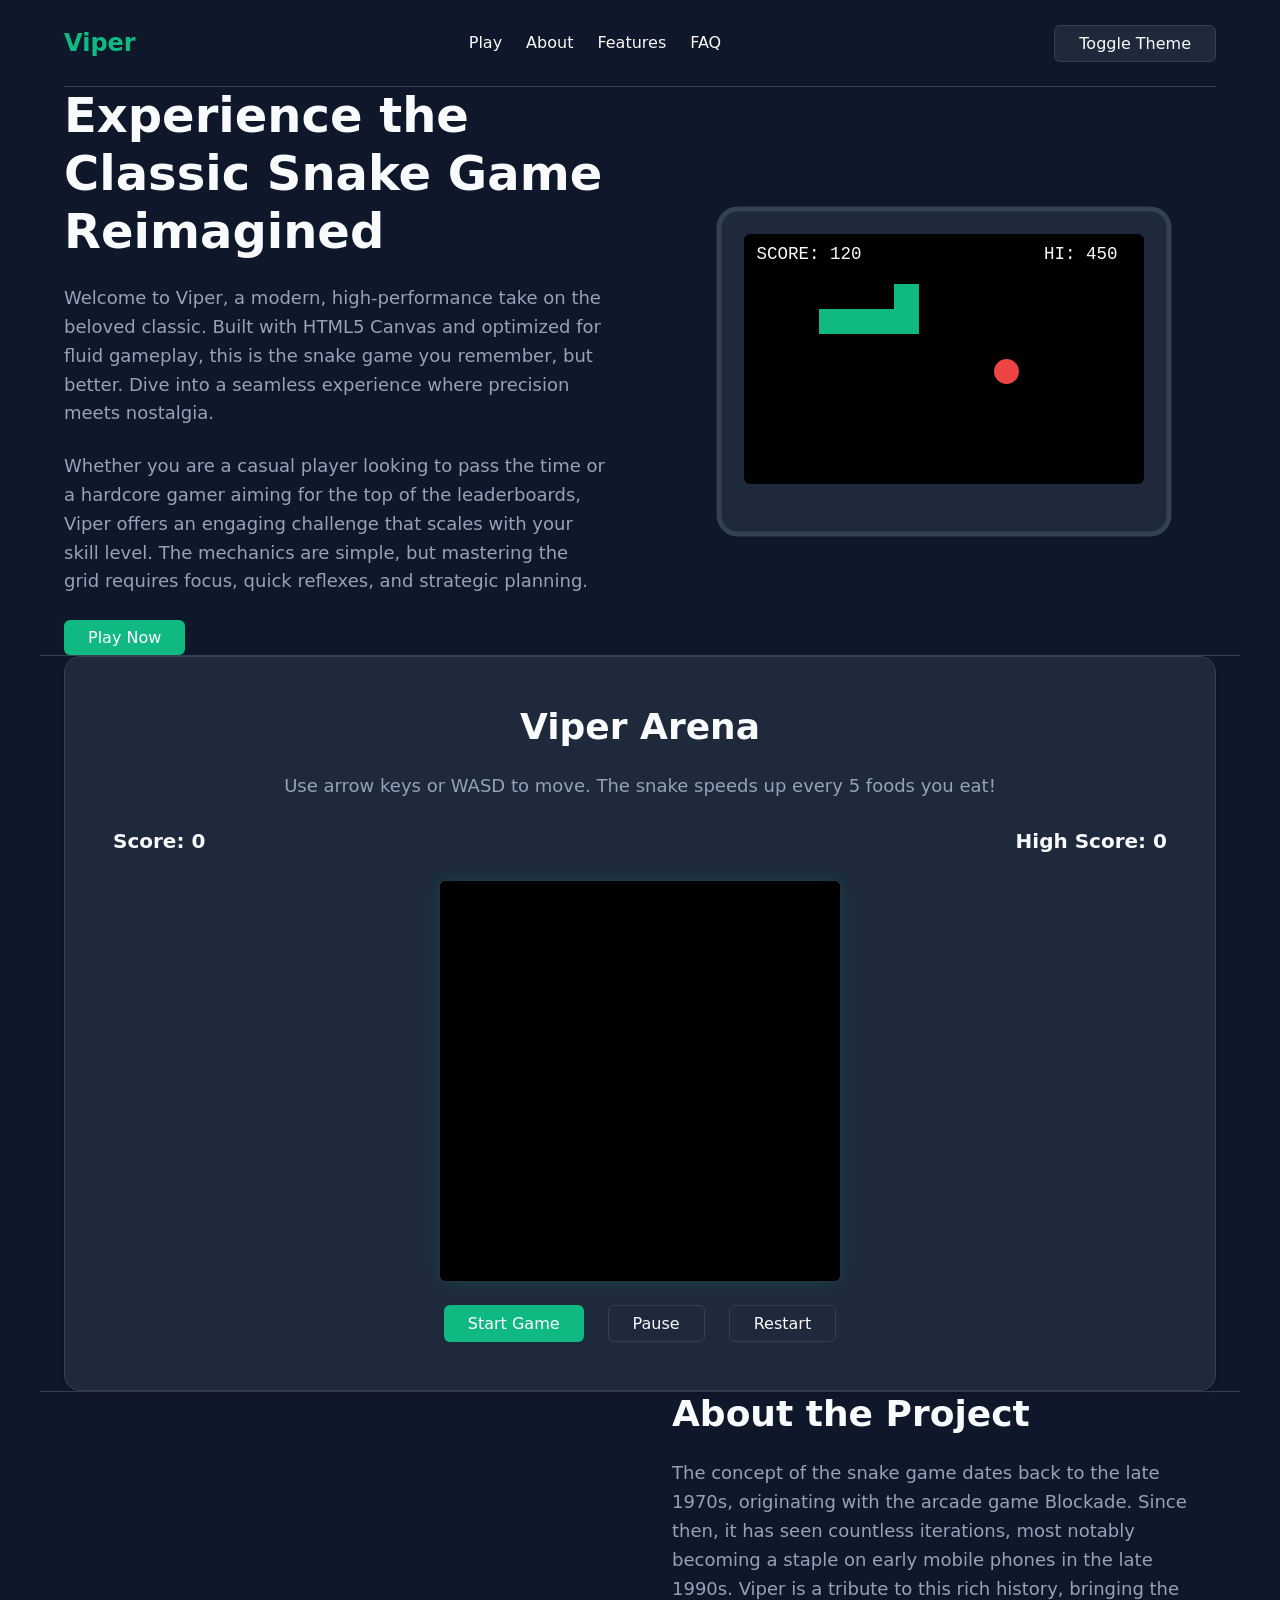
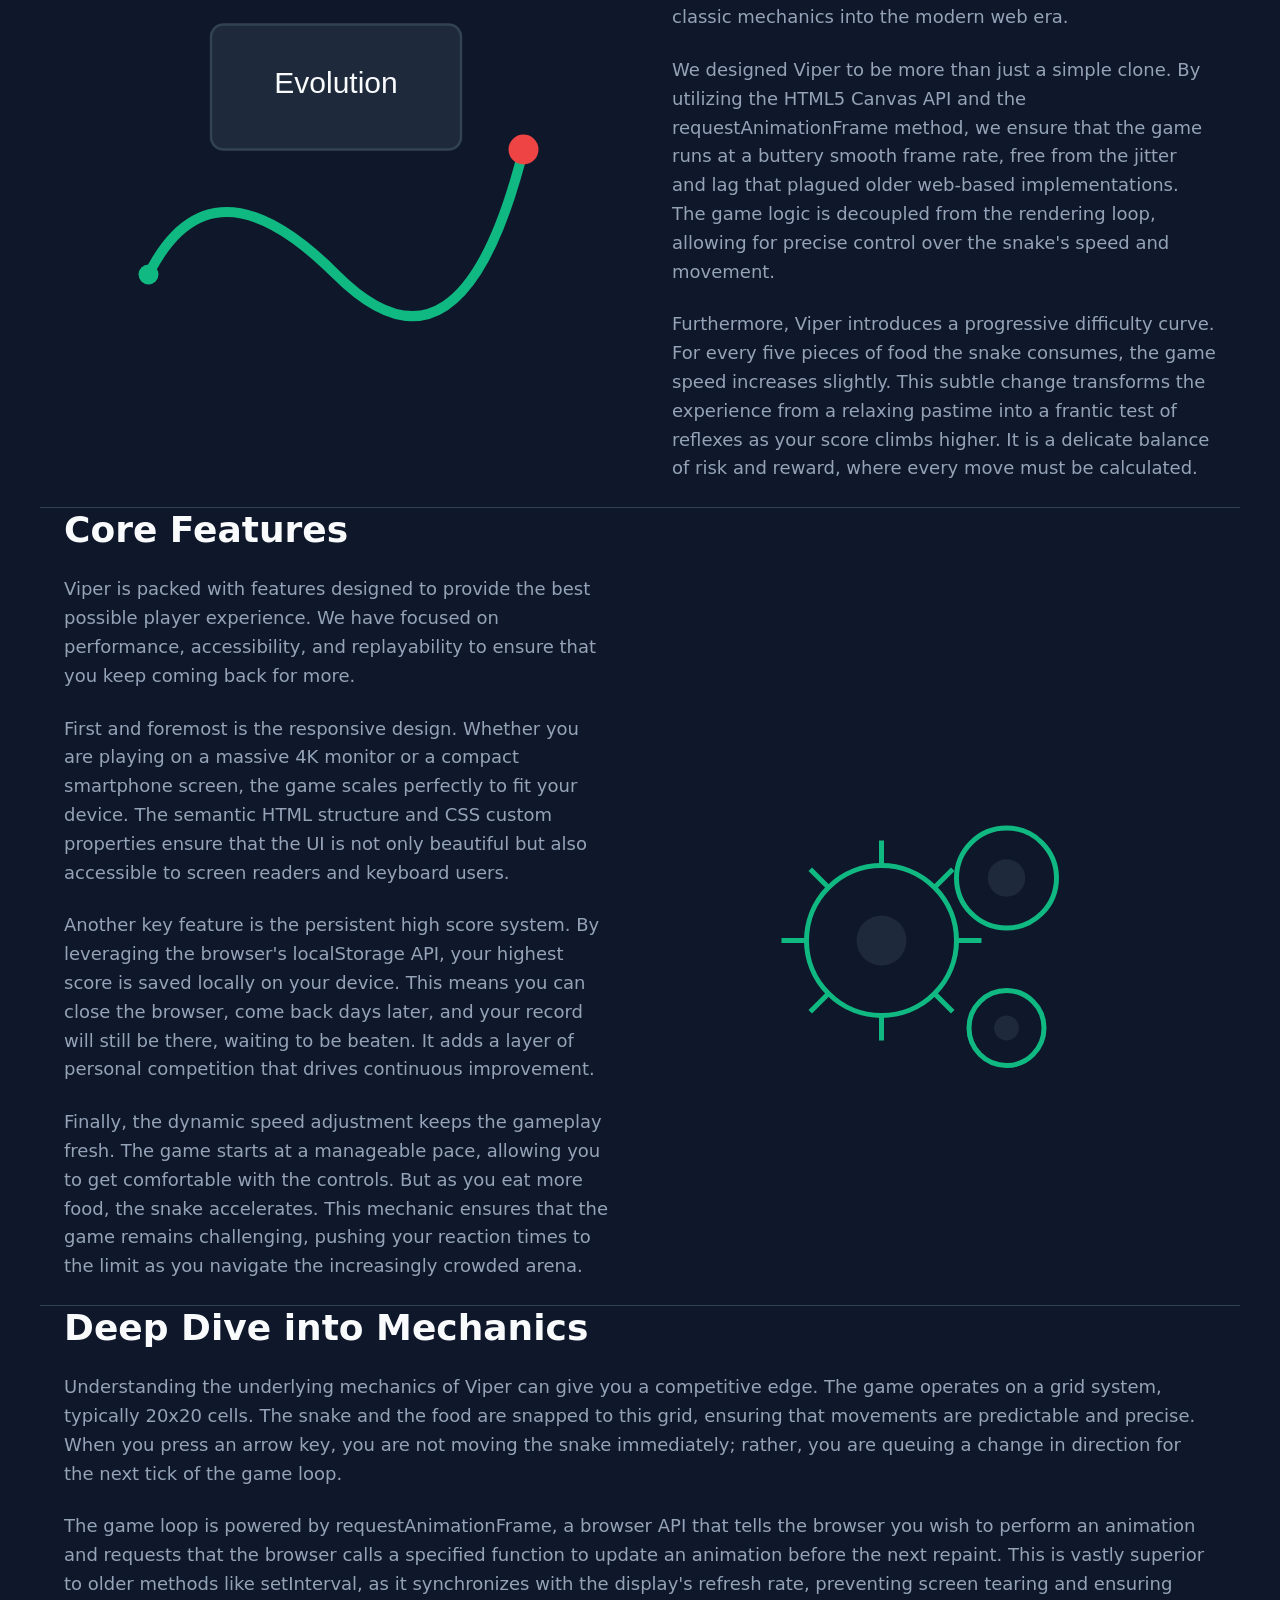
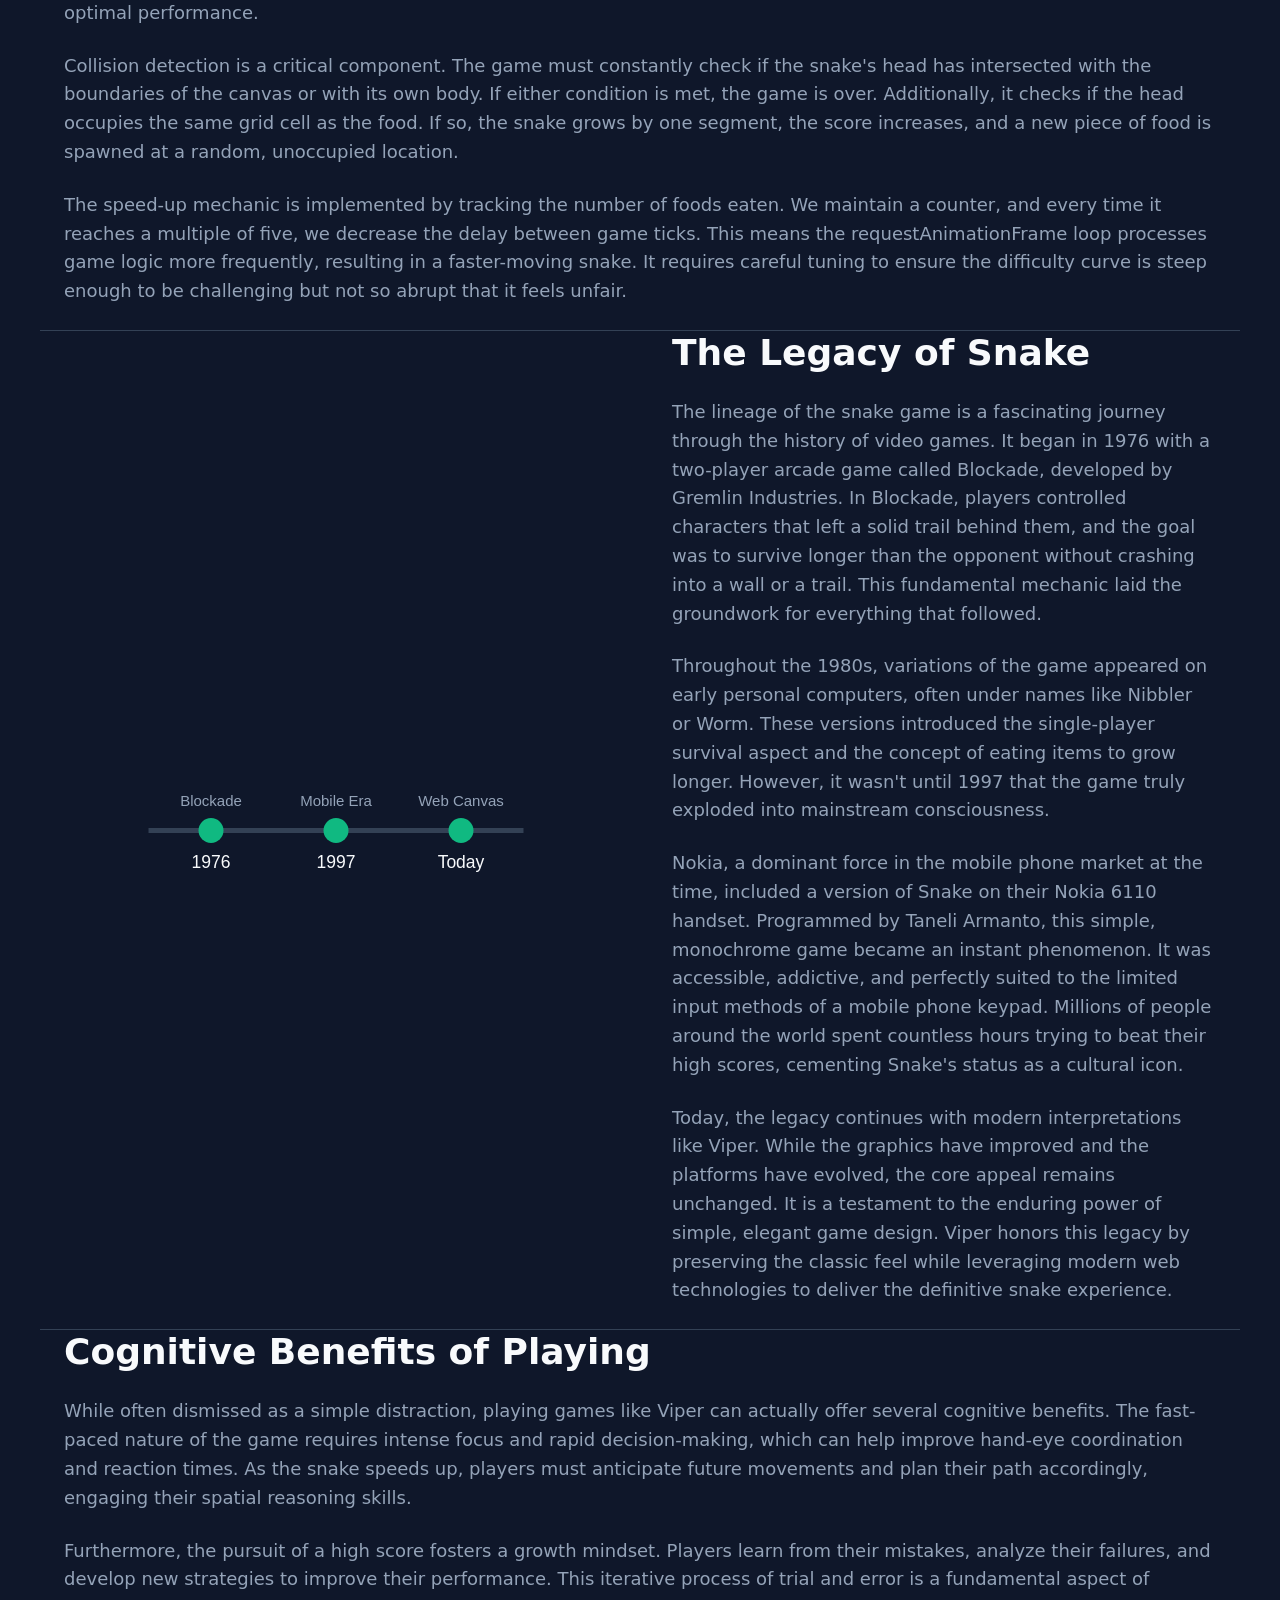
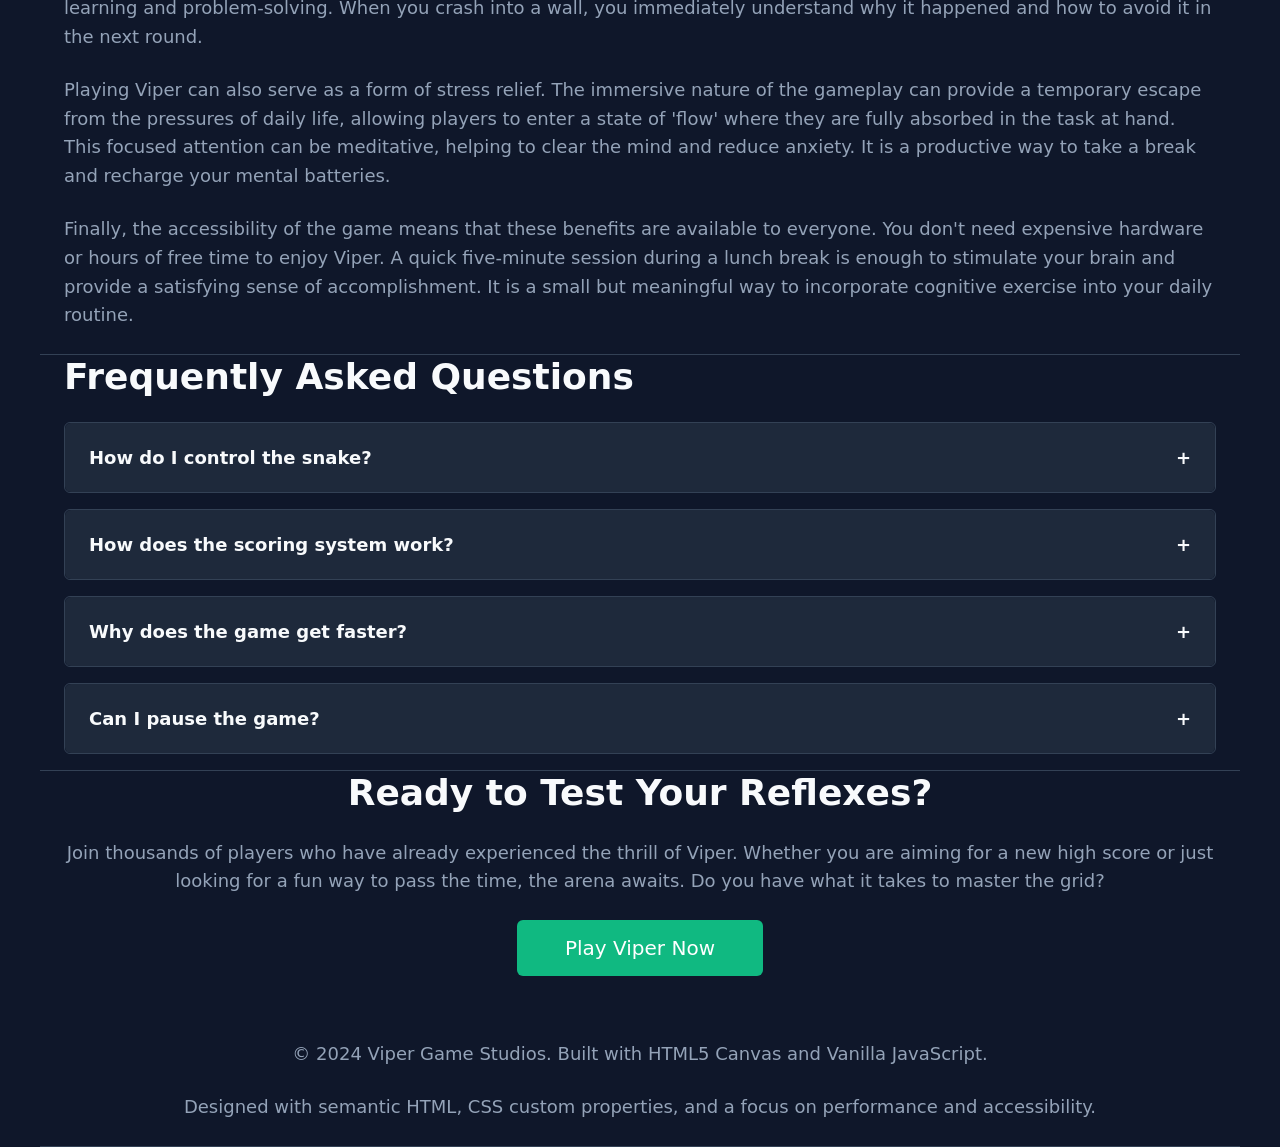
<file: capstone-runs/viper/index.html>
<!DOCTYPE html>
<html lang="en">
<head>
    <meta charset="UTF-8">
    <meta name="viewport" content="width=device-width, initial-scale=1.0">
    <title>Viper: The Ultimate Canvas Snake Experience</title>
    <style>
        :root {
            --color-bg: #0f172a;
            --color-surface: #1e293b;
            --color-primary: #10b981;
            --color-primary-hover: #059669;
            --color-text: #f8fafc;
            --color-text-muted: #94a3b8;
            --color-border: #334155;
            --color-danger: #ef4444;
            --font-sans: system-ui, -apple-system, sans-serif;
            --spacing-1: 0.25rem;
            --spacing-2: 0.5rem;
            --spacing-3: 1rem;
            --spacing-4: 1.5rem;
            --spacing-5: 2rem;
            --spacing-6: 3rem;
            --spacing-8: 4rem;
            --spacing-12: 6rem;
            --radius-md: 0.375rem;
            --radius-lg: 0.5rem;
            --radius-xl: 1rem;
            --shadow-md: 0 4px 6px -1px rgb(0 0 0 / 0.1), 0 2px 4px -2px rgb(0 0 0 / 0.1);
        }
        [data-theme="light"] {
            --color-bg: #f8fafc;
            --color-surface: #ffffff;
            --color-text: #0f172a;
            --color-text-muted: #475569;
            --color-border: #e2e8f0;
        }
        * { box-sizing: border-box; margin: 0; padding: 0; }
        body {
            font-family: var(--font-sans);
            background-color: var(--color-bg);
            color: var(--color-text);
            line-height: 1.6;
            transition: background-color 0.3s, color 0.3s;
        }
        .container {
            max-width: 1200px;
            margin: 0 auto;
            padding: 0 var(--spacing-4);
        }
        section {
            padding: var(--spacing-12) 0;
            border-bottom: 1px solid var(--color-border);
        }
        section:last-child {
            border-bottom: none;
        }
        h1, h2, h3 { line-height: 1.2; margin-bottom: var(--spacing-4); color: var(--color-text); }
        h1 { font-size: 3rem; }
        h2 { font-size: 2.25rem; }
        h3 { font-size: 1.5rem; }
        p { margin-bottom: var(--spacing-4); font-size: 1.125rem; color: var(--color-text-muted); }
        a:focus-visible, button:focus-visible {
            outline: 2px solid var(--color-primary);
            outline-offset: 2px;
        }
        button {
            background-color: var(--color-primary);
            color: #fff;
            border: none;
            padding: var(--spacing-2) var(--spacing-4);
            font-size: 1rem;
            border-radius: var(--radius-md);
            cursor: pointer;
            transition: background-color 0.2s;
            font-family: inherit;
        }
        button:hover {
            background-color: var(--color-primary-hover);
        }
        button.secondary {
            background-color: var(--color-surface);
            color: var(--color-text);
            border: 1px solid var(--color-border);
        }
        button.secondary:hover {
            background-color: var(--color-border);
        }
        /* Navigation */
        nav {
            display: flex;
            justify-content: space-between;
            align-items: center;
            padding: var(--spacing-4) 0;
            border-bottom: 1px solid var(--color-border);
        }
        .nav-links {
            display: flex;
            gap: var(--spacing-4);
        }
        .nav-links a {
            color: var(--color-text);
            text-decoration: none;
            font-weight: 500;
        }
        .nav-links a:hover {
            color: var(--color-primary);
        }
        /* Grid Layouts */
        .grid-2 {
            display: grid;
            grid-template-columns: 1fr;
            gap: var(--spacing-8);
            align-items: center;
        }
        @media (min-width: 768px) {
            .grid-2 { grid-template-columns: 1fr 1fr; }
        }
        /* Game UI */
        .game-container {
            background-color: var(--color-surface);
            padding: var(--spacing-6);
            border-radius: var(--radius-xl);
            box-shadow: var(--shadow-md);
            text-align: center;
            border: 1px solid var(--color-border);
        }
        .game-header {
            display: flex;
            justify-content: space-between;
            margin-bottom: var(--spacing-4);
            font-size: 1.25rem;
            font-weight: bold;
        }
        canvas {
            background-color: #000;
            border-radius: var(--radius-md);
            max-width: 100%;
            height: auto;
            display: block;
            margin: 0 auto var(--spacing-4);
            box-shadow: 0 0 20px rgba(16, 185, 129, 0.2);
        }
        .game-controls {
            display: flex;
            justify-content: center;
            gap: var(--spacing-4);
            flex-wrap: wrap;
        }
        /* FAQ Accordion */
        .accordion-item {
            border: 1px solid var(--color-border);
            border-radius: var(--radius-md);
            margin-bottom: var(--spacing-3);
            overflow: hidden;
        }
        .accordion-header {
            width: 100%;
            text-align: left;
            padding: var(--spacing-4);
            background-color: var(--color-surface);
            border: none;
            font-size: 1.125rem;
            font-weight: bold;
            cursor: pointer;
            display: flex;
            justify-content: space-between;
            align-items: center;
            color: var(--color-text);
        }
        .accordion-content {
            padding: 0 var(--spacing-4);
            max-height: 0;
            overflow: hidden;
            transition: max-height 0.3s ease-out, padding 0.3s ease;
            background-color: var(--color-bg);
        }
        .accordion-item.active .accordion-content {
            padding: var(--spacing-4);
            max-height: 500px;
        }
        .accordion-item.active .accordion-header {
            border-bottom: 1px solid var(--color-border);
        }
        /* SVGs */
        .svg-illustration {
            width: 100%;
            height: auto;
            max-width: 500px;
            display: block;
            margin: 0 auto;
        }
        /* Responsive */
        @media (max-width: 360px) {
            h1 { font-size: 2rem; }
            h2 { font-size: 1.75rem; }
            .nav-links { display: none; }
        }
        @media (min-width: 1280px) {
            .container { max-width: 1200px; }
        }
    </style>
</head>
<body>
    <div class="container">
        <nav>
            <div style="font-size: 1.5rem; font-weight: bold; color: var(--color-primary);">Viper</div>
            <div class="nav-links">
                <a href="#game-section">Play</a>
                <a href="#about">About</a>
                <a href="#features">Features</a>
                <a href="#faq">FAQ</a>
            </div>
            <button id="theme-toggle" class="secondary" aria-label="Toggle Theme">Toggle Theme</button>
        </nav>
    </div>

    <!-- Section 1: Hero -->
    <section id="hero" class="container">
        <div class="grid-2">
            <div>
                <h1>Experience the Classic Snake Game Reimagined</h1>
                <p>Welcome to Viper, a modern, high-performance take on the beloved classic. Built with HTML5 Canvas and optimized for fluid gameplay, this is the snake game you remember, but better. Dive into a seamless experience where precision meets nostalgia.</p>
                <p>Whether you are a casual player looking to pass the time or a hardcore gamer aiming for the top of the leaderboards, Viper offers an engaging challenge that scales with your skill level. The mechanics are simple, but mastering the grid requires focus, quick reflexes, and strategic planning.</p>
                <button onclick="document.getElementById('game-section').scrollIntoView({behavior: 'smooth'})">Play Now</button>
            </div>
            <div>
                <!-- SVG 1: Product Artifact in Hero (Retro Arcade/Game Screen) -->
                <svg class="svg-illustration" viewBox="0 0 400 300" xmlns="http://www.w3.org/2000/svg">
                    <rect x="20" y="20" width="360" height="260" rx="15" fill="var(--color-surface)" stroke="var(--color-border)" stroke-width="4"/>
                    <rect x="40" y="40" width="320" height="200" rx="5" fill="#000"/>
                    <!-- Snake -->
                    <rect x="100" y="100" width="20" height="20" fill="var(--color-primary)"/>
                    <rect x="120" y="100" width="20" height="20" fill="var(--color-primary)"/>
                    <rect x="140" y="100" width="20" height="20" fill="var(--color-primary)"/>
                    <rect x="160" y="100" width="20" height="20" fill="var(--color-primary)"/>
                    <rect x="160" y="80" width="20" height="20" fill="var(--color-primary)"/>
                    <!-- Food -->
                    <circle cx="250" cy="150" r="10" fill="var(--color-danger)"/>
                    <!-- UI Elements -->
                    <text x="50" y="60" fill="var(--color-text)" font-family="monospace" font-size="14">SCORE: 120</text>
                    <text x="280" y="60" fill="var(--color-text)" font-family="monospace" font-size="14">HI: 450</text>
                </svg>
            </div>
        </div>
    </section>

    <!-- Section 2: Game -->
    <section id="game-section" class="container">
        <div class="game-container">
            <h2>Viper Arena</h2>
            <p>Use arrow keys or WASD to move. The snake speeds up every 5 foods you eat!</p>
            <div class="game-header">
                <span id="score-display">Score: 0</span>
                <span id="high-score-display">High Score: 0</span>
            </div>
            <canvas id="gameCanvas" width="400" height="400" tabindex="0"></canvas>
            <div class="game-controls">
                <button id="btn-start">Start Game</button>
                <button id="btn-pause" class="secondary">Pause</button>
                <button id="btn-restart" class="secondary">Restart</button>
            </div>
        </div>
    </section>

    <!-- Section 3: About -->
    <section id="about" class="container">
        <div class="grid-2">
            <div>
                <!-- SVG 2: Abstract representation of growth/snake -->
                <svg class="svg-illustration" viewBox="0 0 400 300" xmlns="http://www.w3.org/2000/svg">
                    <path d="M 50 250 Q 100 150 200 250 T 350 150" fill="none" stroke="var(--color-primary)" stroke-width="8" stroke-linecap="round"/>
                    <circle cx="350" cy="150" r="12" fill="var(--color-danger)"/>
                    <circle cx="50" cy="250" r="8" fill="var(--color-primary)"/>
                    <rect x="100" y="50" width="200" height="100" rx="10" fill="var(--color-surface)" stroke="var(--color-border)" stroke-width="2"/>
                    <text x="200" y="105" fill="var(--color-text)" font-family="sans-serif" font-size="24" text-anchor="middle">Evolution</text>
                </svg>
            </div>
            <div>
                <h2>About the Project</h2>
                <p>The concept of the snake game dates back to the late 1970s, originating with the arcade game Blockade. Since then, it has seen countless iterations, most notably becoming a staple on early mobile phones in the late 1990s. Viper is a tribute to this rich history, bringing the classic mechanics into the modern web era.</p>
                <p>We designed Viper to be more than just a simple clone. By utilizing the HTML5 Canvas API and the requestAnimationFrame method, we ensure that the game runs at a buttery smooth frame rate, free from the jitter and lag that plagued older web-based implementations. The game logic is decoupled from the rendering loop, allowing for precise control over the snake's speed and movement.</p>
                <p>Furthermore, Viper introduces a progressive difficulty curve. For every five pieces of food the snake consumes, the game speed increases slightly. This subtle change transforms the experience from a relaxing pastime into a frantic test of reflexes as your score climbs higher. It is a delicate balance of risk and reward, where every move must be calculated.</p>
            </div>
        </div>
    </section>

    <!-- Section 4: Features -->
    <section id="features" class="container">
        <h2>Core Features</h2>
        <div class="grid-2">
            <div>
                <p>Viper is packed with features designed to provide the best possible player experience. We have focused on performance, accessibility, and replayability to ensure that you keep coming back for more.</p>
                <p>First and foremost is the responsive design. Whether you are playing on a massive 4K monitor or a compact smartphone screen, the game scales perfectly to fit your device. The semantic HTML structure and CSS custom properties ensure that the UI is not only beautiful but also accessible to screen readers and keyboard users.</p>
                <p>Another key feature is the persistent high score system. By leveraging the browser's localStorage API, your highest score is saved locally on your device. This means you can close the browser, come back days later, and your record will still be there, waiting to be beaten. It adds a layer of personal competition that drives continuous improvement.</p>
                <p>Finally, the dynamic speed adjustment keeps the gameplay fresh. The game starts at a manageable pace, allowing you to get comfortable with the controls. But as you eat more food, the snake accelerates. This mechanic ensures that the game remains challenging, pushing your reaction times to the limit as you navigate the increasingly crowded arena.</p>
            </div>
            <div>
                <!-- SVG 3: Features/Gears -->
                <svg class="svg-illustration" viewBox="0 0 400 300" xmlns="http://www.w3.org/2000/svg">
                    <g stroke="var(--color-primary)" stroke-width="4" fill="none">
                        <circle cx="150" cy="150" r="60"/>
                        <circle cx="250" cy="100" r="40"/>
                        <circle cx="250" cy="220" r="30"/>
                        <path d="M 150 90 L 150 70 M 150 210 L 150 230 M 90 150 L 70 150 M 210 150 L 230 150"/>
                        <path d="M 107 107 L 93 93 M 193 193 L 207 207 M 193 107 L 207 93 M 107 193 L 93 207"/>
                    </g>
                    <circle cx="150" cy="150" r="20" fill="var(--color-surface)"/>
                    <circle cx="250" cy="100" r="15" fill="var(--color-surface)"/>
                    <circle cx="250" cy="220" r="10" fill="var(--color-surface)"/>
                </svg>
            </div>
        </div>
    </section>

    <!-- Section 5: Mechanics -->
    <section id="mechanics" class="container">
        <h2>Deep Dive into Mechanics</h2>
        <p>Understanding the underlying mechanics of Viper can give you a competitive edge. The game operates on a grid system, typically 20x20 cells. The snake and the food are snapped to this grid, ensuring that movements are predictable and precise. When you press an arrow key, you are not moving the snake immediately; rather, you are queuing a change in direction for the next tick of the game loop.</p>
        <p>The game loop is powered by requestAnimationFrame, a browser API that tells the browser you wish to perform an animation and requests that the browser calls a specified function to update an animation before the next repaint. This is vastly superior to older methods like setInterval, as it synchronizes with the display's refresh rate, preventing screen tearing and ensuring optimal performance.</p>
        <p>Collision detection is a critical component. The game must constantly check if the snake's head has intersected with the boundaries of the canvas or with its own body. If either condition is met, the game is over. Additionally, it checks if the head occupies the same grid cell as the food. If so, the snake grows by one segment, the score increases, and a new piece of food is spawned at a random, unoccupied location.</p>
        <p>The speed-up mechanic is implemented by tracking the number of foods eaten. We maintain a counter, and every time it reaches a multiple of five, we decrease the delay between game ticks. This means the requestAnimationFrame loop processes game logic more frequently, resulting in a faster-moving snake. It requires careful tuning to ensure the difficulty curve is steep enough to be challenging but not so abrupt that it feels unfair.</p>
    </section>

    <!-- Section 6: History -->
    <section id="history" class="container">
        <div class="grid-2">
            <div>
                <!-- SVG 4: History/Timeline -->
                <svg class="svg-illustration" viewBox="0 0 400 300" xmlns="http://www.w3.org/2000/svg">
                    <line x1="50" y1="150" x2="350" y2="150" stroke="var(--color-border)" stroke-width="4"/>
                    <circle cx="100" cy="150" r="10" fill="var(--color-primary)"/>
                    <circle cx="200" cy="150" r="10" fill="var(--color-primary)"/>
                    <circle cx="300" cy="150" r="10" fill="var(--color-primary)"/>
                    <text x="100" y="180" fill="var(--color-text)" font-family="sans-serif" font-size="14" text-anchor="middle">1976</text>
                    <text x="200" y="180" fill="var(--color-text)" font-family="sans-serif" font-size="14" text-anchor="middle">1997</text>
                    <text x="300" y="180" fill="var(--color-text)" font-family="sans-serif" font-size="14" text-anchor="middle">Today</text>
                    <text x="100" y="130" fill="var(--color-text-muted)" font-family="sans-serif" font-size="12" text-anchor="middle">Blockade</text>
                    <text x="200" y="130" fill="var(--color-text-muted)" font-family="sans-serif" font-size="12" text-anchor="middle">Mobile Era</text>
                    <text x="300" y="130" fill="var(--color-text-muted)" font-family="sans-serif" font-size="12" text-anchor="middle">Web Canvas</text>
                </svg>
            </div>
            <div>
                <h2>The Legacy of Snake</h2>
                <p>The lineage of the snake game is a fascinating journey through the history of video games. It began in 1976 with a two-player arcade game called Blockade, developed by Gremlin Industries. In Blockade, players controlled characters that left a solid trail behind them, and the goal was to survive longer than the opponent without crashing into a wall or a trail. This fundamental mechanic laid the groundwork for everything that followed.</p>
                <p>Throughout the 1980s, variations of the game appeared on early personal computers, often under names like Nibbler or Worm. These versions introduced the single-player survival aspect and the concept of eating items to grow longer. However, it wasn't until 1997 that the game truly exploded into mainstream consciousness.</p>
                <p>Nokia, a dominant force in the mobile phone market at the time, included a version of Snake on their Nokia 6110 handset. Programmed by Taneli Armanto, this simple, monochrome game became an instant phenomenon. It was accessible, addictive, and perfectly suited to the limited input methods of a mobile phone keypad. Millions of people around the world spent countless hours trying to beat their high scores, cementing Snake's status as a cultural icon.</p>
                <p>Today, the legacy continues with modern interpretations like Viper. While the graphics have improved and the platforms have evolved, the core appeal remains unchanged. It is a testament to the enduring power of simple, elegant game design. Viper honors this legacy by preserving the classic feel while leveraging modern web technologies to deliver the definitive snake experience.</p>
            </div>
        </div>
    </section>

    <!-- Section 7: Benefits -->
    <section id="benefits" class="container">
        <h2>Cognitive Benefits of Playing</h2>
        <p>While often dismissed as a simple distraction, playing games like Viper can actually offer several cognitive benefits. The fast-paced nature of the game requires intense focus and rapid decision-making, which can help improve hand-eye coordination and reaction times. As the snake speeds up, players must anticipate future movements and plan their path accordingly, engaging their spatial reasoning skills.</p>
        <p>Furthermore, the pursuit of a high score fosters a growth mindset. Players learn from their mistakes, analyze their failures, and develop new strategies to improve their performance. This iterative process of trial and error is a fundamental aspect of learning and problem-solving. When you crash into a wall, you immediately understand why it happened and how to avoid it in the next round.</p>
        <p>Playing Viper can also serve as a form of stress relief. The immersive nature of the gameplay can provide a temporary escape from the pressures of daily life, allowing players to enter a state of 'flow' where they are fully absorbed in the task at hand. This focused attention can be meditative, helping to clear the mind and reduce anxiety. It is a productive way to take a break and recharge your mental batteries.</p>
        <p>Finally, the accessibility of the game means that these benefits are available to everyone. You don't need expensive hardware or hours of free time to enjoy Viper. A quick five-minute session during a lunch break is enough to stimulate your brain and provide a satisfying sense of accomplishment. It is a small but meaningful way to incorporate cognitive exercise into your daily routine.</p>
    </section>

    <!-- Section 8: FAQ -->
    <section id="faq" class="container">
        <h2>Frequently Asked Questions</h2>
        <div class="accordion">
            <div class="accordion-item">
                <button class="accordion-header" aria-expanded="false">
                    How do I control the snake?
                    <span class="icon">+</span>
                </button>
                <div class="accordion-content">
                    <p>You can control the snake using the arrow keys on your keyboard (Up, Down, Left, Right) or the WASD keys (W for Up, S for Down, A for Left, D for Right). On touch devices, swipe gestures are currently not supported in this version, but keyboard navigation is fully optimized.</p>
                </div>
            </div>
            <div class="accordion-item">
                <button class="accordion-header" aria-expanded="false">
                    How does the scoring system work?
                    <span class="icon">+</span>
                </button>
                <div class="accordion-content">
                    <p>You earn 10 points for every piece of food the snake consumes. As your score increases, the game keeps track of your highest score achieved on your current device. This high score is saved automatically and will persist even if you close your browser, thanks to the localStorage API.</p>
                </div>
            </div>
            <div class="accordion-item">
                <button class="accordion-header" aria-expanded="false">
                    Why does the game get faster?
                    <span class="icon">+</span>
                </button>
                <div class="accordion-content">
                    <p>To provide a progressive challenge, the snake's movement speed increases slightly every time you eat 5 pieces of food. This mechanic ensures that the game remains engaging and tests your reflexes as you progress. The speed cap is designed to be extremely challenging but technically possible for skilled players.</p>
                </div>
            </div>
            <div class="accordion-item">
                <button class="accordion-header" aria-expanded="false">
                    Can I pause the game?
                    <span class="icon">+</span>
                </button>
                <div class="accordion-content">
                    <p>Yes! You can pause the game at any time by clicking the "Pause" button below the game canvas, or by pressing the 'P' key on your keyboard. Pressing it again will resume the game from where you left off. This is perfect for when you need to take a quick break.</p>
                </div>
            </div>
        </div>
    </section>

    <!-- Section 9: CTA / Footer -->
    <section id="cta" class="container" style="text-align: center;">
        <h2>Ready to Test Your Reflexes?</h2>
        <p>Join thousands of players who have already experienced the thrill of Viper. Whether you are aiming for a new high score or just looking for a fun way to pass the time, the arena awaits. Do you have what it takes to master the grid?</p>
        <button onclick="document.getElementById('game-section').scrollIntoView({behavior: 'smooth'})" style="font-size: 1.25rem; padding: var(--spacing-3) var(--spacing-6);">Play Viper Now</button>
        <div style="margin-top: var(--spacing-8); color: var(--color-text-muted); font-size: 0.875rem;">
            <p>&copy; 2024 Viper Game Studios. Built with HTML5 Canvas and Vanilla JavaScript.</p>
            <p>Designed with semantic HTML, CSS custom properties, and a focus on performance and accessibility.</p>
        </div>
    </section>

    <script>
        // Interactive Behavior 1: Theme Toggle
        const themeToggleBtn = document.getElementById('theme-toggle');
        themeToggleBtn.addEventListener('click', () => {
            const currentTheme = document.body.getAttribute('data-theme');
            if (currentTheme === 'light') {
                document.body.removeAttribute('data-theme');
            } else {
                document.body.setAttribute('data-theme', 'light');
            }
        });

        // Interactive Behavior 2: FAQ Accordion
        const accordionHeaders = document.querySelectorAll('.accordion-header');
        accordionHeaders.forEach(header => {
            header.addEventListener('click', () => {
                const item = header.parentElement;
                const isActive = item.classList.contains('active');
                
                // Close all
                document.querySelectorAll('.accordion-item').forEach(i => {
                    i.classList.remove('active');
                    i.querySelector('.accordion-header').setAttribute('aria-expanded', 'false');
                    i.querySelector('.icon').textContent = '+';
                });

                // Open clicked if it wasn't active
                if (!isActive) {
                    item.classList.add('active');
                    header.setAttribute('aria-expanded', 'true');
                    item.querySelector('.icon').textContent = '-';
                }
            });
        });

        // Interactive Behavior 3: Snake Game
        const canvas = document.getElementById('gameCanvas');
        const ctx = canvas.getContext('2d');
        const scoreDisplay = document.getElementById('score-display');
        const highScoreDisplay = document.getElementById('high-score-display');
        const btnStart = document.getElementById('btn-start');
        const btnPause = document.getElementById('btn-pause');
        const btnRestart = document.getElementById('btn-restart');

        // Game Constants
        const gridSize = 20;
        const tileCount = canvas.width / gridSize;
        
        // Game State
        let snake = [];
        let food = {};
        let dx = 0;
        let dy = 0;
        let score = 0;
        let highScore = localStorage.getItem('viperHighScore') || 0;
        let gameLoopId;
        let isPaused = false;
        let isGameOver = false;
        let isPlaying = false;
        let foodsEaten = 0;
        
        // Speed control
        let baseSpeed = 150; // ms per frame
        let currentSpeed = baseSpeed;
        let lastRenderTime = 0;
        let lastDx = 0;
        let lastDy = -1;

        highScoreDisplay.textContent = `High Score: ${highScore}`;

        function initGame() {
            snake = [
                { x: 10, y: 10 },
                { x: 10, y: 11 },
                { x: 10, y: 12 }
            ];
            dx = 0;
            dy = -1;
            lastDx = 0;
            lastDy = -1;
            score = 0;
            foodsEaten = 0;
            currentSpeed = baseSpeed;
            scoreDisplay.textContent = `Score: ${score}`;
            isGameOver = false;
            isPaused = false;
            isPlaying = true;
            spawnFood();
            btnStart.disabled = true;
            canvas.focus();
            if (gameLoopId) cancelAnimationFrame(gameLoopId);
            requestAnimationFrame(gameLoop);
        }

        function spawnFood() {
            let newFood;
            while (true) {
                newFood = {
                    x: Math.floor(Math.random() * tileCount),
                    y: Math.floor(Math.random() * tileCount)
                };
                // Check if food spawned on snake
                const onSnake = snake.some(segment => segment.x === newFood.x && segment.y === newFood.y);
                if (!onSnake) break;
            }
            food = newFood;
        }

        function gameLoop(currentTime) {
            if (isPaused || isGameOver || !isPlaying) return;

            gameLoopId = requestAnimationFrame(gameLoop);

            const secondsSinceLastRender = (currentTime - lastRenderTime);
            if (secondsSinceLastRender < currentSpeed) return;

            lastRenderTime = currentTime;

            update();
            draw();
        }

        function update() {
            lastDx = dx;
            lastDy = dy;
            const head = { x: snake[0].x + dx, y: snake[0].y + dy };

            // Wall collision
            if (head.x < 0 || head.x >= tileCount || head.y < 0 || head.y >= tileCount) {
                gameOver();
                return;
            }

            // Self collision
            for (let i = 0; i < snake.length; i++) {
                if (head.x === snake[i].x && head.y === snake[i].y) {
                    gameOver();
                    return;
                }
            }

            snake.unshift(head);

            // Food collision
            if (head.x === food.x && head.y === food.y) {
                score += 10;
                foodsEaten++;
                scoreDisplay.textContent = `Score: ${score}`;
                
                // Speed up every 5 foods
                if (foodsEaten % 5 === 0) {
                    currentSpeed = Math.max(50, currentSpeed - 15);
                }
                
                spawnFood();
            } else {
                snake.pop();
            }
        }

        function draw() {
            // Clear canvas
            ctx.fillStyle = '#000';
            ctx.fillRect(0, 0, canvas.width, canvas.height);

            // Draw grid (optional, for aesthetics)
            ctx.strokeStyle = '#111';
            for(let i=0; i<tileCount; i++) {
                ctx.beginPath();
                ctx.moveTo(i*gridSize, 0);
                ctx.lineTo(i*gridSize, canvas.height);
                ctx.stroke();
                ctx.beginPath();
                ctx.moveTo(0, i*gridSize);
                ctx.lineTo(canvas.width, i*gridSize);
                ctx.stroke();
            }

            // Draw food
            ctx.fillStyle = 'var(--color-danger)';
            ctx.beginPath();
            ctx.arc(food.x * gridSize + gridSize/2, food.y * gridSize + gridSize/2, gridSize/2 - 2, 0, Math.PI * 2);
            ctx.fill();

            // Draw snake
            snake.forEach((segment, index) => {
                ctx.fillStyle = index === 0 ? 'var(--color-primary)' : 'var(--color-primary-hover)';
                ctx.fillRect(segment.x * gridSize + 1, segment.y * gridSize + 1, gridSize - 2, gridSize - 2);
            });
        }

        function gameOver() {
            isGameOver = true;
            isPlaying = false;
            btnStart.disabled = false;
            
            if (score > highScore) {
                highScore = score;
                localStorage.setItem('viperHighScore', highScore);
                highScoreDisplay.textContent = `High Score: ${highScore}`;
            }

            ctx.fillStyle = 'rgba(0, 0, 0, 0.75)';
            ctx.fillRect(0, 0, canvas.width, canvas.height);
            ctx.fillStyle = 'var(--color-text)';
            ctx.font = '30px sans-serif';
            ctx.textAlign = 'center';
            ctx.fillText('GAME OVER', canvas.width / 2, canvas.height / 2);
            ctx.font = '20px sans-serif';
            ctx.fillText(`Score: ${score}`, canvas.width / 2, canvas.height / 2 + 40);
        }

        function togglePause() {
            if (!isPlaying || isGameOver) return;
            isPaused = !isPaused;
            if (isPaused) {
                btnPause.textContent = 'Resume';
                ctx.fillStyle = 'rgba(0, 0, 0, 0.5)';
                ctx.fillRect(0, 0, canvas.width, canvas.height);
                ctx.fillStyle = 'var(--color-text)';
                ctx.font = '30px sans-serif';
                ctx.textAlign = 'center';
                ctx.fillText('PAUSED', canvas.width / 2, canvas.height / 2);
            } else {
                btnPause.textContent = 'Pause';
                lastRenderTime = performance.now();
                requestAnimationFrame(gameLoop);
            }
        }

        // Event Listeners
        btnStart.addEventListener('click', initGame);
        btnRestart.addEventListener('click', initGame);
        btnPause.addEventListener('click', togglePause);

        window.addEventListener('keydown', e => {
            if (['ArrowUp', 'ArrowDown', 'ArrowLeft', 'ArrowRight', ' '].includes(e.key)) {
                if(document.activeElement === canvas) {
                    e.preventDefault();
                }
            }

            if (!isPlaying || isPaused) {
                if (e.key.toLowerCase() === 'p' && isPlaying) togglePause();
                return;
            }

            switch (e.key) {
                case 'ArrowUp':
                case 'w':
                case 'W':
                    if (lastDy !== 1) { dx = 0; dy = -1; }
                    break;
                case 'ArrowDown':
                case 's':
                case 'S':
                    if (lastDy !== -1) { dx = 0; dy = 1; }
                    break;
                case 'ArrowLeft':
                case 'a':
                case 'A':
                    if (lastDx !== 1) { dx = -1; dy = 0; }
                    break;
                case 'ArrowRight':
                case 'd':
                case 'D':
                    if (lastDx !== -1) { dx = 1; dy = 0; }
                    break;
                case 'p':
                case 'P':
                    togglePause();
                    break;
            }
        });

        // Initial draw
        ctx.fillStyle = '#000';
        ctx.fillRect(0, 0, canvas.width, canvas.height);
        ctx.fillStyle = 'var(--color-text)';
        ctx.font = '20px sans-serif';
        ctx.textAlign = 'center';
        ctx.fillText('Press Start Game to Play', canvas.width / 2, canvas.height / 2);
    </script>
</body>
</html>
</file>
